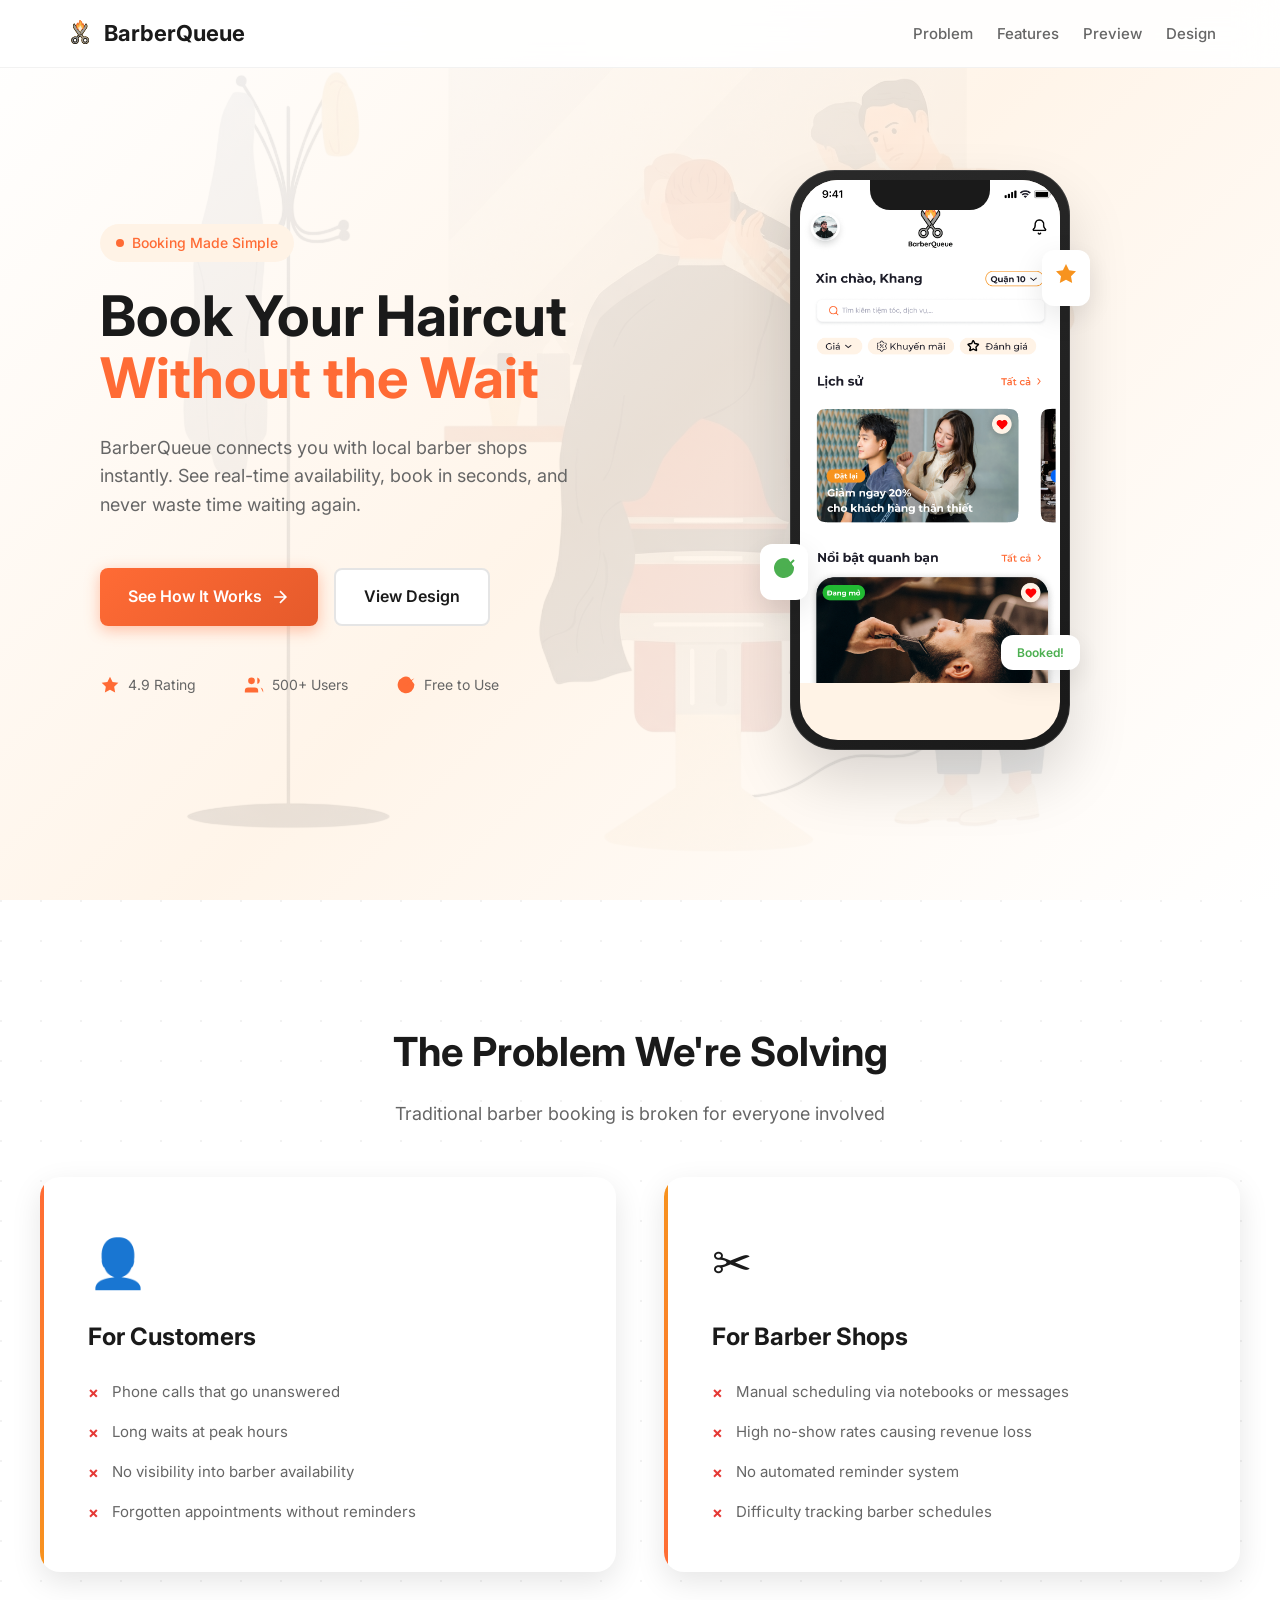
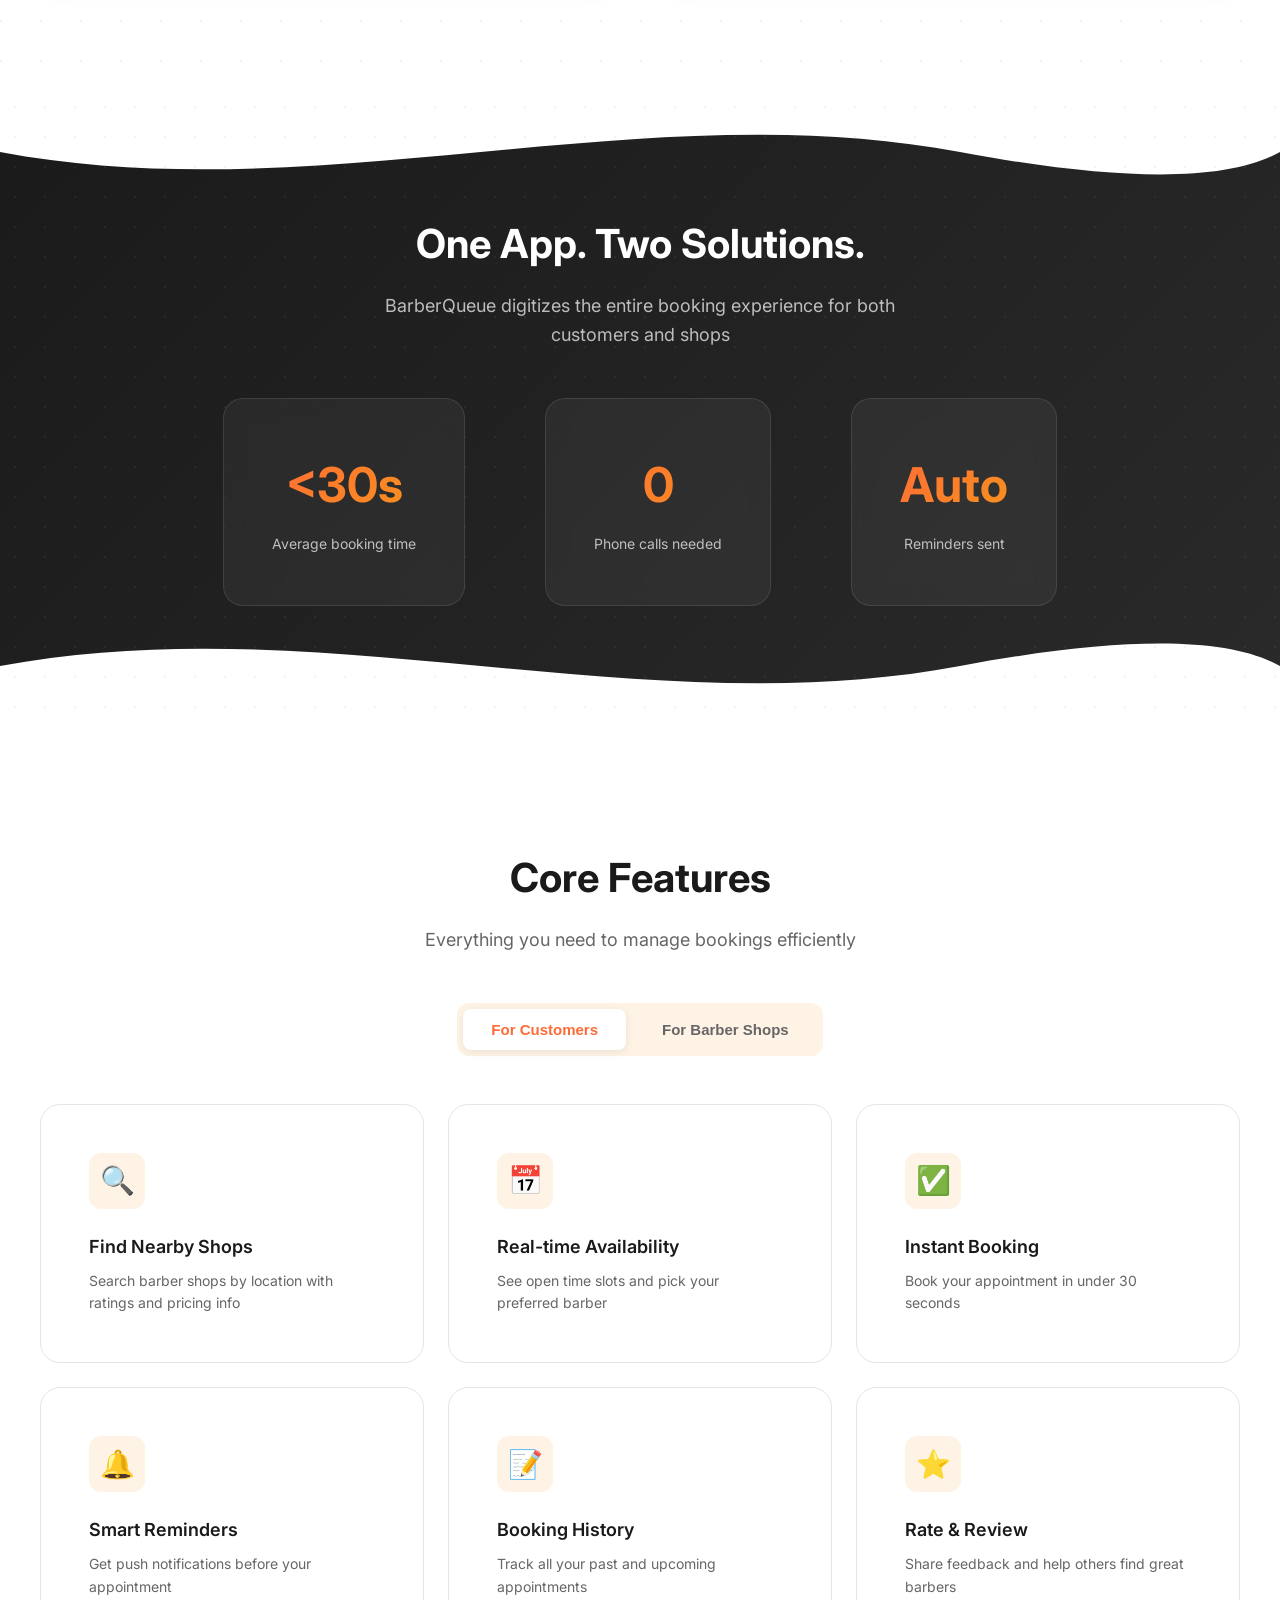
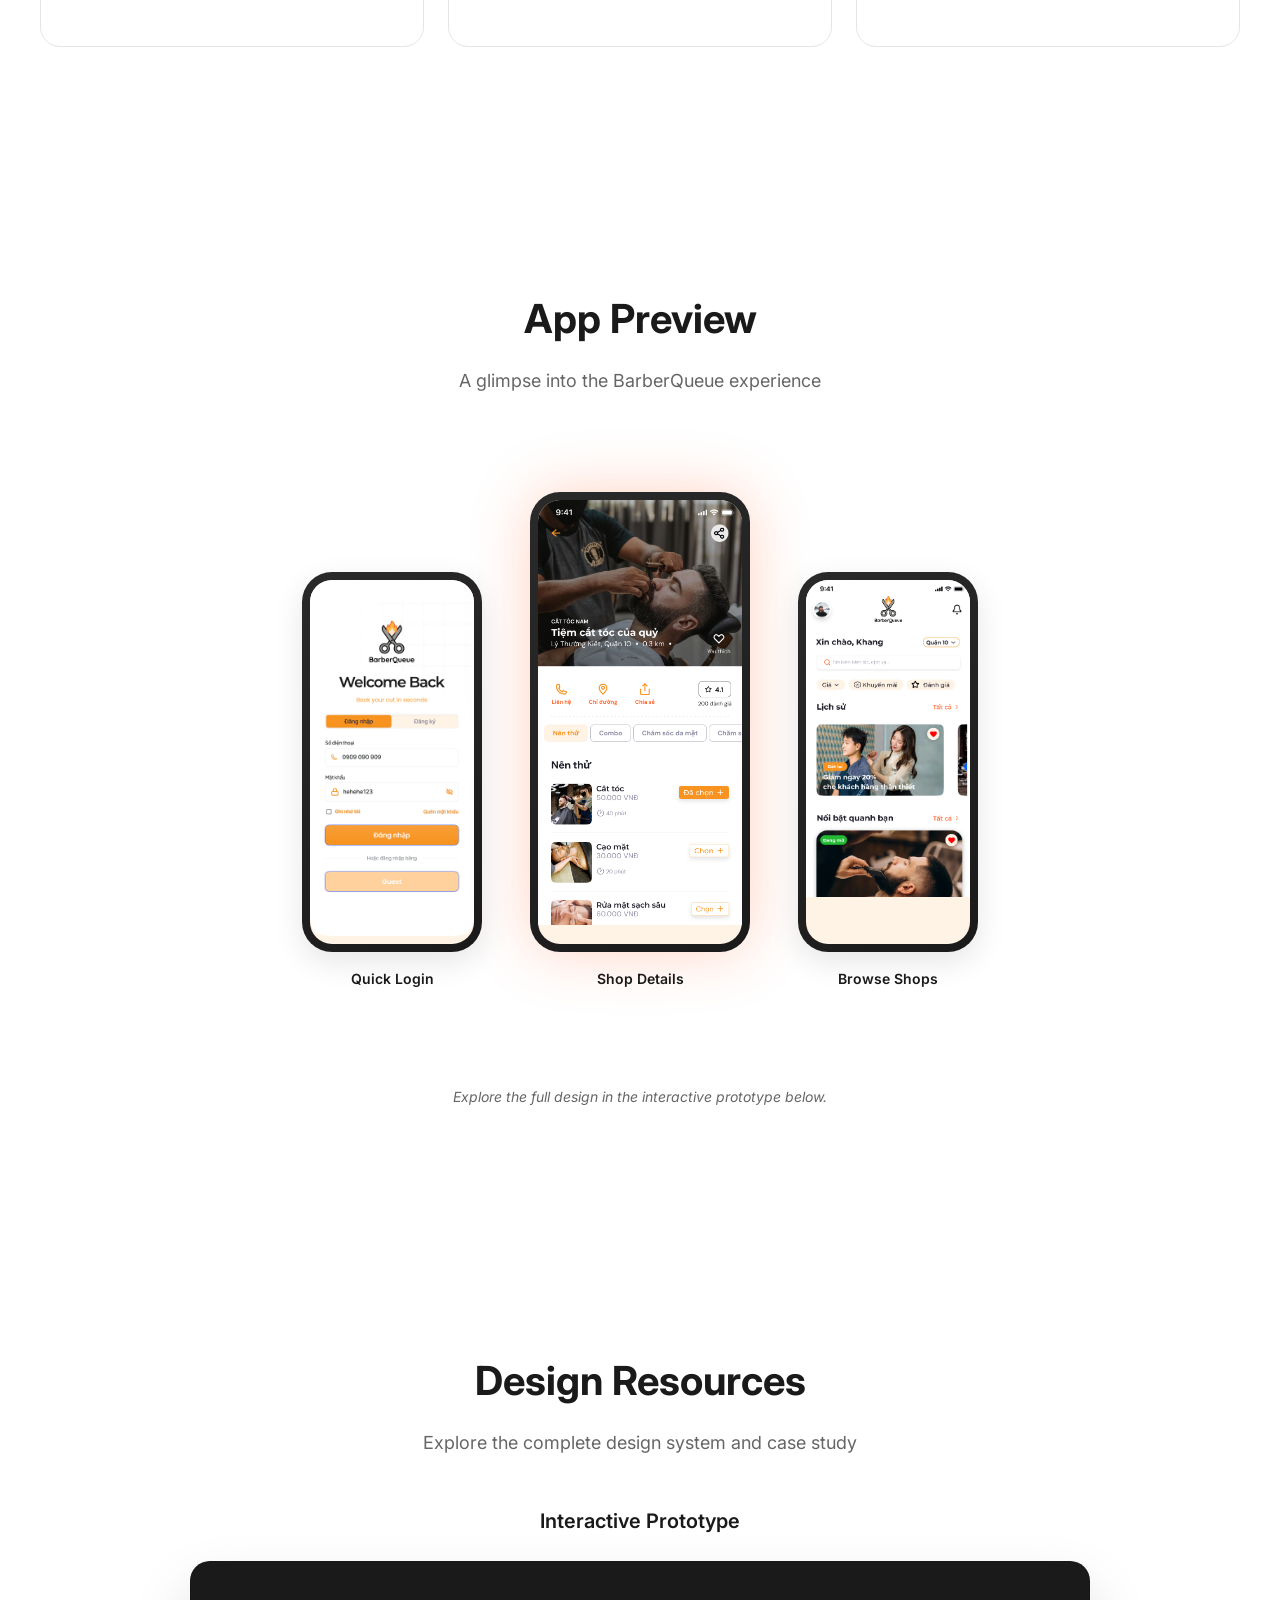
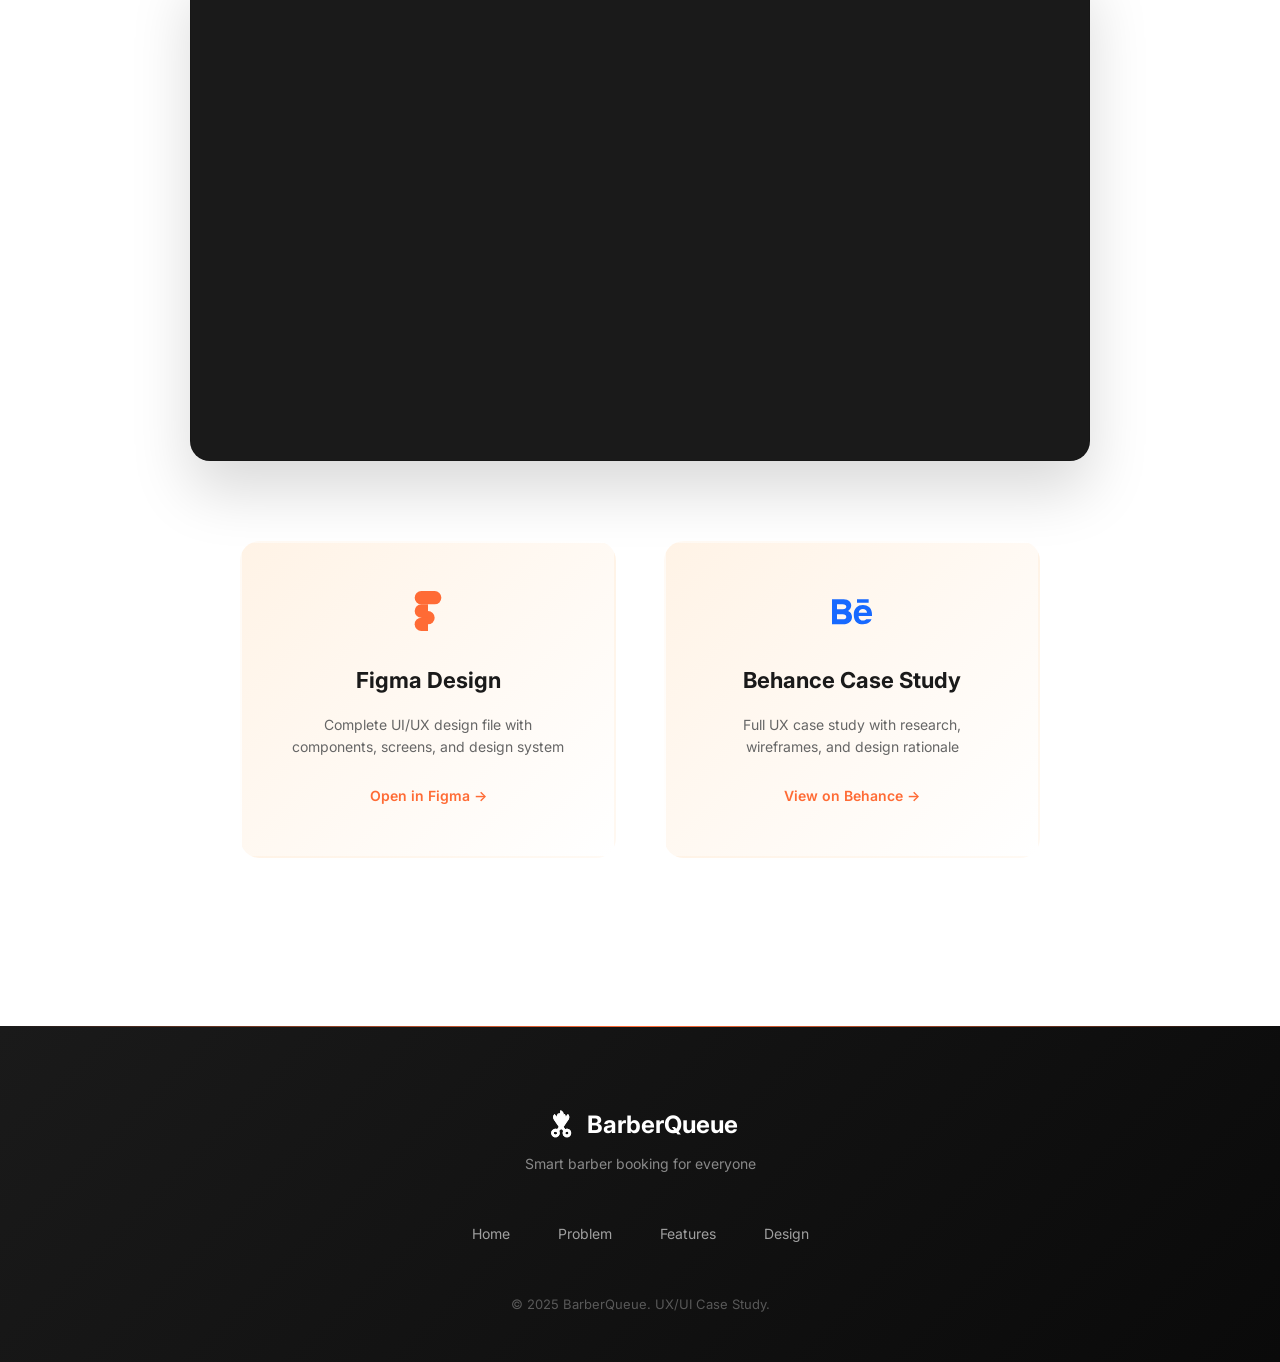
<file: index.html>
<!DOCTYPE html>
<html lang="en">
<head>
  <meta charset="UTF-8">
  <meta name="viewport" content="width=device-width, initial-scale=1.0">
  <meta name="description" content="BarberQueue - Book your haircut instantly. No more waiting, no more phone calls.">
  <title>BarberQueue - Smart Barber Booking</title>
  <link rel="preconnect" href="https://fonts.googleapis.com">
  <link rel="preconnect" href="https://fonts.gstatic.com" crossorigin>
  <link href="https://fonts.googleapis.com/css2?family=Inter:wght@400;500;600;700&display=swap" rel="stylesheet">
  <link rel="stylesheet" href="styles/main.css">
  <link rel="icon" type="image/svg+xml" href="assets/logo_notext.svg">
  <link rel="icon" type="image/png" href="assets/logo_notext.png">
</head>
<body>
  <!-- Navigation -->
  <nav class="nav">
    <div class="nav__container">
      <a href="#" class="nav__logo">
        <img src="assets/logo_notext.svg" alt="BarberQueue" class="nav__logo-icon">
        BarberQueue
      </a>
      <ul class="nav__links">
        <li><a href="#problem">Problem</a></li>
        <li><a href="#features">Features</a></li>
        <li><a href="#preview">Preview</a></li>
        <li><a href="#design">Design</a></li>
      </ul>
    </div>
  </nav>

  <!-- Hero Section -->
  <header class="hero" id="hero">
    <!-- Background image with overlay -->
    <div class="hero__bg">
      <div class="hero__bg-image" style="background-image: url('assets/images/barbershop-background.png');"></div>
      <div class="hero__bg-overlay"></div>
    </div>

    <div class="hero__container">
      <div class="hero__content">
        <div class="hero__badge">
          <span class="hero__badge-dot"></span>
          Booking Made Simple
        </div>
        <h1 class="hero__title">
          Book Your Haircut<br>
          <span class="hero__title--accent">Without the Wait</span>
        </h1>
        <p class="hero__subtitle">
          BarberQueue connects you with local barber shops instantly.
          See real-time availability, book in seconds, and never waste time waiting again.
        </p>
        <div class="hero__cta">
          <a href="#preview" class="btn btn--primary">
            <span>See How It Works</span>
            <svg width="20" height="20" viewBox="0 0 24 24" fill="none" stroke="currentColor" stroke-width="2">
              <path d="M5 12h14M12 5l7 7-7 7"/>
            </svg>
          </a>
          <a href="#design" class="btn btn--secondary">View Design</a>
        </div>

        <!-- Trust indicators -->
        <div class="hero__trust">
          <div class="hero__trust-item">
            <svg width="20" height="20" viewBox="0 0 24 24" fill="currentColor">
              <path d="M12 2l3.09 6.26L22 9.27l-5 4.87 1.18 6.88L12 17.77l-6.18 3.25L7 14.14 2 9.27l6.91-1.01L12 2z"/>
            </svg>
            <span>4.9 Rating</span>
          </div>
          <div class="hero__trust-item">
            <svg width="20" height="20" viewBox="0 0 24 24" fill="currentColor">
              <path d="M17 21v-2a4 4 0 0 0-4-4H5a4 4 0 0 0-4 4v2"/>
              <circle cx="9" cy="7" r="4"/>
              <path d="M23 21v-2a4 4 0 0 0-3-3.87"/>
              <path d="M16 3.13a4 4 0 0 1 0 7.75"/>
            </svg>
            <span>500+ Users</span>
          </div>
          <div class="hero__trust-item">
            <svg width="20" height="20" viewBox="0 0 24 24" fill="currentColor">
              <path d="M22 11.08V12a10 10 0 1 1-5.93-9.14"/>
              <polyline points="22 4 12 14.01 9 11.01"/>
            </svg>
            <span>Free to Use</span>
          </div>
        </div>
      </div>

      <div class="hero__visual">
        <div class="hero__phone-wrapper">
          <!-- Glow effect behind phone -->
          <div class="hero__phone-glow"></div>

          <div class="hero__phone">
            <div class="hero__phone-notch"></div>
            <div class="hero__phone-screen">
              <img src="assets/screenshots/home_screen.png" alt="BarberQueue Home Screen" class="hero__phone-screenshot">
            </div>
          </div>

          <!-- Floating elements -->
          <div class="hero__float hero__float--1">
            <svg width="24" height="24" viewBox="0 0 24 24" fill="currentColor">
              <path d="M12 2l3.09 6.26L22 9.27l-5 4.87 1.18 6.88L12 17.77l-6.18 3.25L7 14.14 2 9.27l6.91-1.01L12 2z"/>
            </svg>
          </div>
          <div class="hero__float hero__float--2">
            <svg width="24" height="24" viewBox="0 0 24 24" fill="currentColor">
              <path d="M22 11.08V12a10 10 0 1 1-5.93-9.14"/>
              <polyline points="22 4 12 14.01 9 11.01" fill="none" stroke="currentColor" stroke-width="2"/>
            </svg>
          </div>
          <div class="hero__float hero__float--3">
            <span>Booked!</span>
          </div>
        </div>
      </div>
    </div>
  </header>

  <!-- Problem Section -->
  <section class="problem" id="problem">
    <div class="problem__bg">
      <div class="problem__pattern"></div>
    </div>
    <div class="problem__container">
      <h2 class="section__title">The Problem We're Solving</h2>
      <p class="section__subtitle">
        Traditional barber booking is broken for everyone involved
      </p>

      <div class="problem__grid">
        <div class="problem__card problem__card--customer">
          <div class="problem__icon">&#128100;</div>
          <h3>For Customers</h3>
          <ul class="problem__list">
            <li>Phone calls that go unanswered</li>
            <li>Long waits at peak hours</li>
            <li>No visibility into barber availability</li>
            <li>Forgotten appointments without reminders</li>
          </ul>
        </div>

        <div class="problem__card problem__card--shop">
          <div class="problem__icon">&#9986;</div>
          <h3>For Barber Shops</h3>
          <ul class="problem__list">
            <li>Manual scheduling via notebooks or messages</li>
            <li>High no-show rates causing revenue loss</li>
            <li>No automated reminder system</li>
            <li>Difficulty tracking barber schedules</li>
          </ul>
        </div>
      </div>
    </div>
  </section>

  <!-- Solution Section -->
  <section class="solution">
    <div class="solution__bg">
      <div class="solution__wave solution__wave--top">
        <svg viewBox="0 0 1440 120" preserveAspectRatio="none">
          <path d="M0,60 C360,120 720,0 1080,60 C1260,90 1380,90 1440,60 L1440,0 L0,0 Z" fill="var(--white)"/>
        </svg>
      </div>
      <div class="solution__wave solution__wave--bottom">
        <svg viewBox="0 0 1440 120" preserveAspectRatio="none">
          <path d="M0,60 C360,0 720,120 1080,60 C1260,30 1380,30 1440,60 L1440,120 L0,120 Z" fill="var(--white)"/>
        </svg>
      </div>
      <div class="solution__particles"></div>
    </div>
    <div class="solution__container">
      <div class="solution__content">
        <h2 class="section__title">One App. Two Solutions.</h2>
        <p class="section__subtitle">
          BarberQueue digitizes the entire booking experience for both customers and shops
        </p>

        <div class="solution__stats">
          <div class="solution__stat">
            <span class="solution__stat-number">&lt;30s</span>
            <span class="solution__stat-label">Average booking time</span>
          </div>
          <div class="solution__stat">
            <span class="solution__stat-number">0</span>
            <span class="solution__stat-label">Phone calls needed</span>
          </div>
          <div class="solution__stat">
            <span class="solution__stat-number">Auto</span>
            <span class="solution__stat-label">Reminders sent</span>
          </div>
        </div>
      </div>
    </div>
  </section>

  <!-- Features Section -->
  <section class="features" id="features">
    <div class="features__container">
      <h2 class="section__title">Core Features</h2>
      <p class="section__subtitle">Everything you need to manage bookings efficiently</p>

      <div class="features__tabs">
        <button class="features__tab features__tab--active" data-tab="customer">
          For Customers
        </button>
        <button class="features__tab" data-tab="shop">
          For Barber Shops
        </button>
      </div>

      <div class="features__content">
        <!-- Customer Features -->
        <div class="features__panel features__panel--active" id="panel-customer">
          <div class="features__grid">
            <div class="feature-card">
              <div class="feature-card__icon">&#128269;</div>
              <h4 class="feature-card__title">Find Nearby Shops</h4>
              <p class="feature-card__desc">Search barber shops by location with ratings and pricing info</p>
            </div>
            <div class="feature-card">
              <div class="feature-card__icon">&#128197;</div>
              <h4 class="feature-card__title">Real-time Availability</h4>
              <p class="feature-card__desc">See open time slots and pick your preferred barber</p>
            </div>
            <div class="feature-card">
              <div class="feature-card__icon">&#9989;</div>
              <h4 class="feature-card__title">Instant Booking</h4>
              <p class="feature-card__desc">Book your appointment in under 30 seconds</p>
            </div>
            <div class="feature-card">
              <div class="feature-card__icon">&#128276;</div>
              <h4 class="feature-card__title">Smart Reminders</h4>
              <p class="feature-card__desc">Get push notifications before your appointment</p>
            </div>
            <div class="feature-card">
              <div class="feature-card__icon">&#128221;</div>
              <h4 class="feature-card__title">Booking History</h4>
              <p class="feature-card__desc">Track all your past and upcoming appointments</p>
            </div>
            <div class="feature-card">
              <div class="feature-card__icon">&#11088;</div>
              <h4 class="feature-card__title">Rate & Review</h4>
              <p class="feature-card__desc">Share feedback and help others find great barbers</p>
            </div>
          </div>
        </div>

        <!-- Shop Features -->
        <div class="features__panel" id="panel-shop">
          <div class="features__grid">
            <div class="feature-card">
              <div class="feature-card__icon">&#127978;</div>
              <h4 class="feature-card__title">Shop Profile</h4>
              <p class="feature-card__desc">Showcase your services, pricing, and photos</p>
            </div>
            <div class="feature-card">
              <div class="feature-card__icon">&#128197;</div>
              <h4 class="feature-card__title">Schedule Management</h4>
              <p class="feature-card__desc">View daily/weekly calendar with all appointments</p>
            </div>
            <div class="feature-card">
              <div class="feature-card__icon">&#128101;</div>
              <h4 class="feature-card__title">Staff Scheduling</h4>
              <p class="feature-card__desc">Manage individual barber availability and breaks</p>
            </div>
            <div class="feature-card">
              <div class="feature-card__icon">&#128276;</div>
              <h4 class="feature-card__title">Auto Notifications</h4>
              <p class="feature-card__desc">Automated reminders reduce no-shows significantly</p>
            </div>
            <div class="feature-card">
              <div class="feature-card__icon">&#128203;</div>
              <h4 class="feature-card__title">Customer List</h4>
              <p class="feature-card__desc">Track customer history and preferences</p>
            </div>
            <div class="feature-card">
              <div class="feature-card__icon">&#9940;</div>
              <h4 class="feature-card__title">Block Time Slots</h4>
              <p class="feature-card__desc">Easily mark unavailable times for breaks or holidays</p>
            </div>
          </div>
        </div>
      </div>
    </div>
  </section>

  <!-- App Preview Section -->
  <section class="preview" id="preview">
    <div class="preview__container">
      <h2 class="section__title">App Preview</h2>
      <p class="section__subtitle">A glimpse into the BarberQueue experience</p>

      <div class="preview__gallery">
        <div class="preview__phone">
          <div class="preview__screen">
            <img src="assets/screenshots/login_screen.png" alt="Login Screen" class="preview__screenshot">
          </div>
          <p class="preview__label">Quick Login</p>
        </div>

        <div class="preview__phone preview__phone--featured">
          <div class="preview__screen">
            <img src="assets/screenshots/shop_details.png" alt="Shop Details" class="preview__screenshot">
          </div>
          <p class="preview__label">Shop Details</p>
        </div>

        <div class="preview__phone">
          <div class="preview__screen">
            <img src="assets/screenshots/home_screen.png" alt="Home Screen" class="preview__screenshot">
          </div>
          <p class="preview__label">Browse Shops</p>
        </div>
      </div>

      <p class="preview__note">
        Explore the full design in the interactive prototype below.
      </p>
    </div>
  </section>

  <!-- Design Links Section -->
  <section class="design" id="design">
    <div class="design__container">
      <h2 class="section__title">Design Resources</h2>
      <p class="section__subtitle">Explore the complete design system and case study</p>

      <!-- Figma Prototype Embed -->
      <div class="design__prototype">
        <h3 class="design__prototype-title">Interactive Prototype</h3>
        <div class="design__prototype-wrapper">
          <iframe
            style="border: 1px solid rgba(0, 0, 0, 0.1);"
            width="100%"
            height="500"
            src="https://embed.figma.com/proto/Rsqjz1t4QDmF2DXvJxC5Mb/BARBERQUEUE-UI-DESIGN?node-id=2674-5571&p=f&scaling=min-zoom&content-scaling=fixed&page-id=439%3A8833&starting-point-node-id=439%3A17479&embed-host=share"
            allowfullscreen>
          </iframe>
        </div>
      </div>

      <div class="design__cards">
        <a href="https://www.figma.com/design/Rsqjz1t4QDmF2DXvJxC5Mb/BARBERQUEUE-UI-DESIGN?node-id=439-8833&t=RLkQkSLPujvmvxU8-1" class="design-card" target="_blank" rel="noopener noreferrer">
          <div class="design-card__icon">
            <svg viewBox="0 0 38 57" fill="currentColor" width="40" height="40">
              <path d="M19 28.5a9.5 9.5 0 1 1 0 19 9.5 9.5 0 0 1 0-19z"/>
              <path d="M0 47.5A9.5 9.5 0 0 0 9.5 57H19V47.5a9.5 9.5 0 0 0-19 0z"/>
              <path d="M0 28.5A9.5 9.5 0 0 1 9.5 19H19v19H9.5A9.5 9.5 0 0 1 0 28.5z"/>
              <path d="M0 9.5A9.5 9.5 0 0 0 9.5 19H19V0H9.5A9.5 9.5 0 0 0 0 9.5z"/>
              <path d="M19 0v19h9.5a9.5 9.5 0 0 0 0-19H19z"/>
            </svg>
          </div>
          <h3 class="design-card__title">Figma Design</h3>
          <p class="design-card__desc">
            Complete UI/UX design file with components, screens, and design system
          </p>
          <span class="design-card__link">Open in Figma &rarr;</span>
        </a>

        <a href="https://www.behance.net/gallery/240481995/BarberQueue" class="design-card" target="_blank" rel="noopener noreferrer">
          <div class="design-card__icon design-card__icon--behance">
            <svg viewBox="0 0 24 24" fill="currentColor" width="40" height="40">
              <path d="M22 7h-7V5h7v2zm1.726 10c-.442 1.297-2.029 3-5.101 3-3.074 0-5.564-1.729-5.564-5.675 0-3.91 2.325-5.92 5.466-5.92 3.082 0 4.964 1.782 5.375 4.426.078.506.109 1.188.095 2.14H15.97c.13 3.211 3.483 3.312 4.588 2.029h3.168zm-7.686-4h4.965c-.105-1.547-1.136-2.219-2.477-2.219-1.466 0-2.277.768-2.488 2.219zm-9.574 6.988H0V5.021h6.953c5.476.081 5.58 5.444 2.72 6.906 3.461 1.26 3.577 8.061-3.207 8.061zM3 11h3.584c2.508 0 2.906-3-.312-3H3v3zm3.391 3H3v3.016h3.341c3.055 0 2.868-3.016.05-3.016z"/>
            </svg>
          </div>
          <h3 class="design-card__title">Behance Case Study</h3>
          <p class="design-card__desc">
            Full UX case study with research, wireframes, and design rationale
          </p>
          <span class="design-card__link">View on Behance &rarr;</span>
        </a>
      </div>
    </div>
  </section>

  <!-- Footer -->
  <footer class="footer">
    <div class="footer__container">
      <div class="footer__brand">
        <div class="footer__logo">
          <img src="assets/logo_notext.svg" alt="BarberQueue" class="footer__logo-icon">
          <span>BarberQueue</span>
        </div>
        <p class="footer__tagline">Smart barber booking for everyone</p>
      </div>

      <div class="footer__links">
        <a href="#hero">Home</a>
        <a href="#problem">Problem</a>
        <a href="#features">Features</a>
        <a href="#design">Design</a>
      </div>

      <p class="footer__copy">
        &copy; 2025 BarberQueue. UX/UI Case Study.
      </p>
    </div>
  </footer>

  <script src="scripts/main.js"></script>
</body>
</html>
</file>
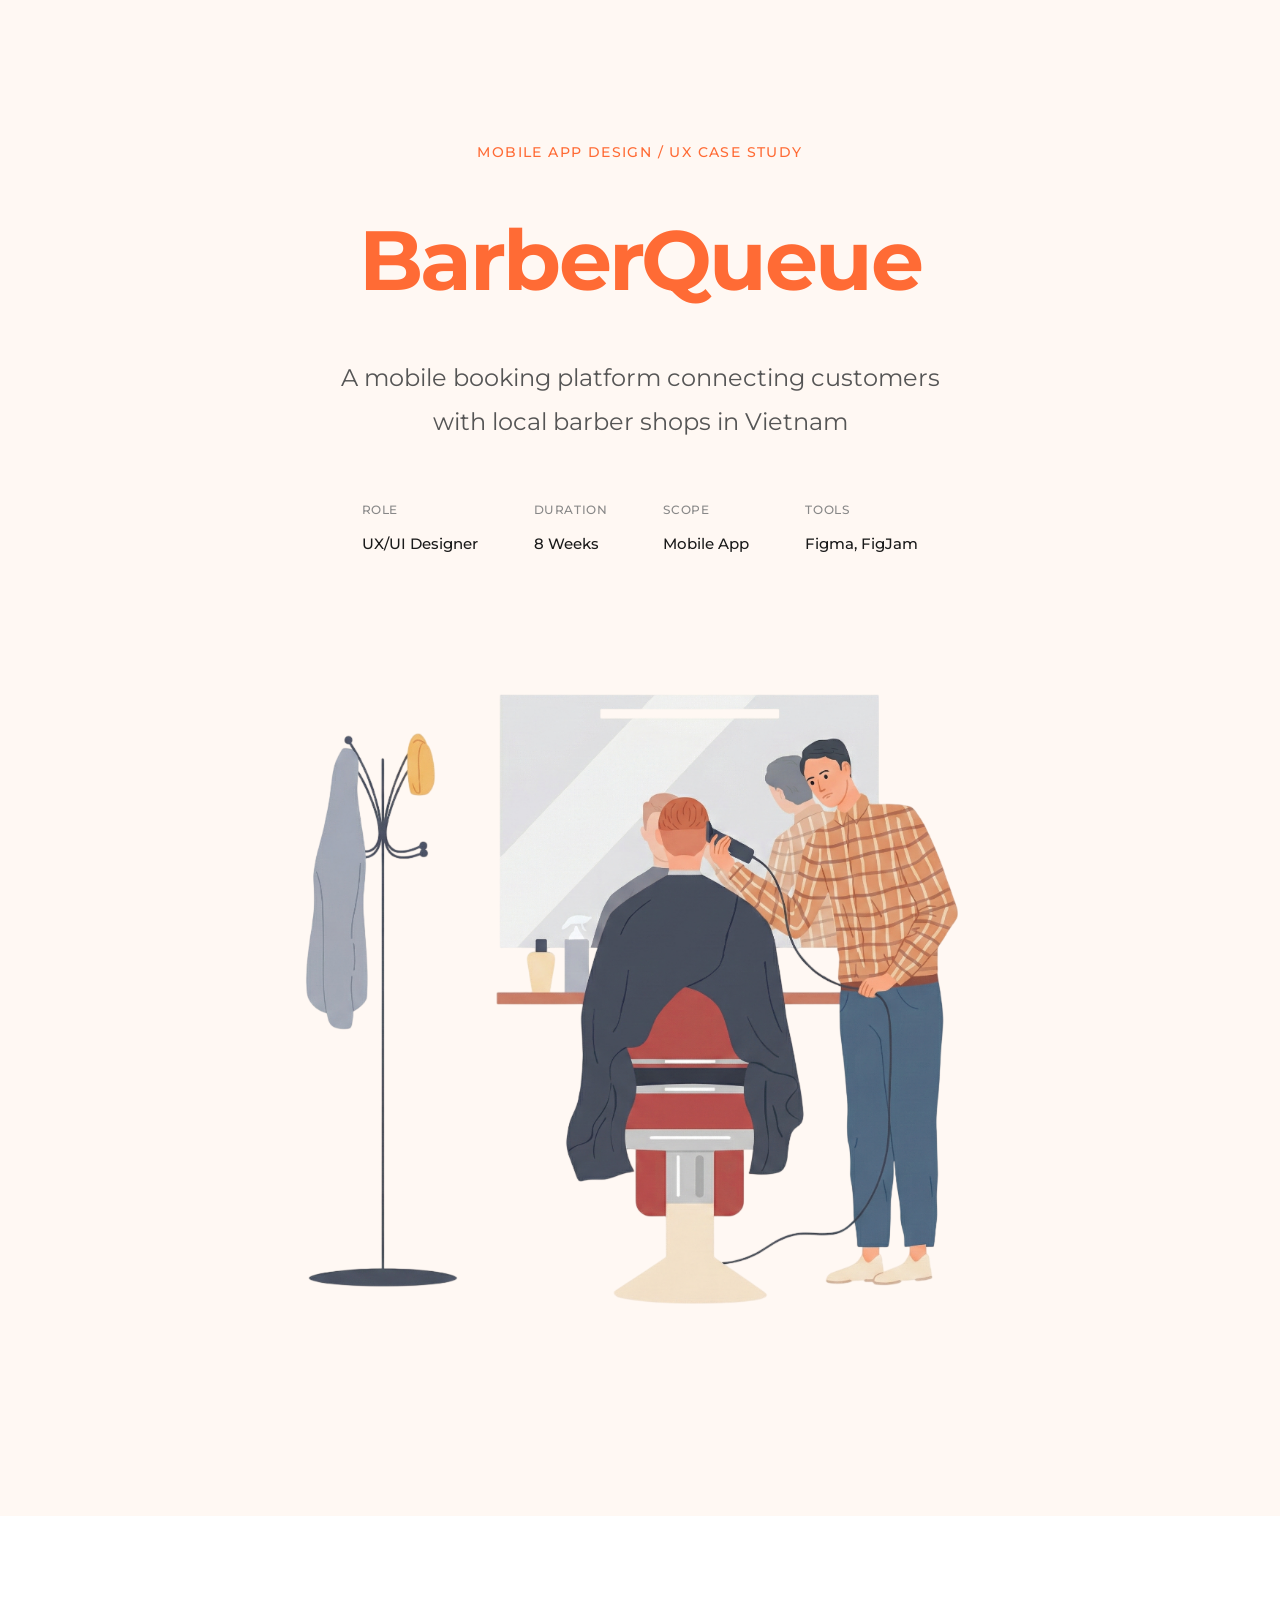
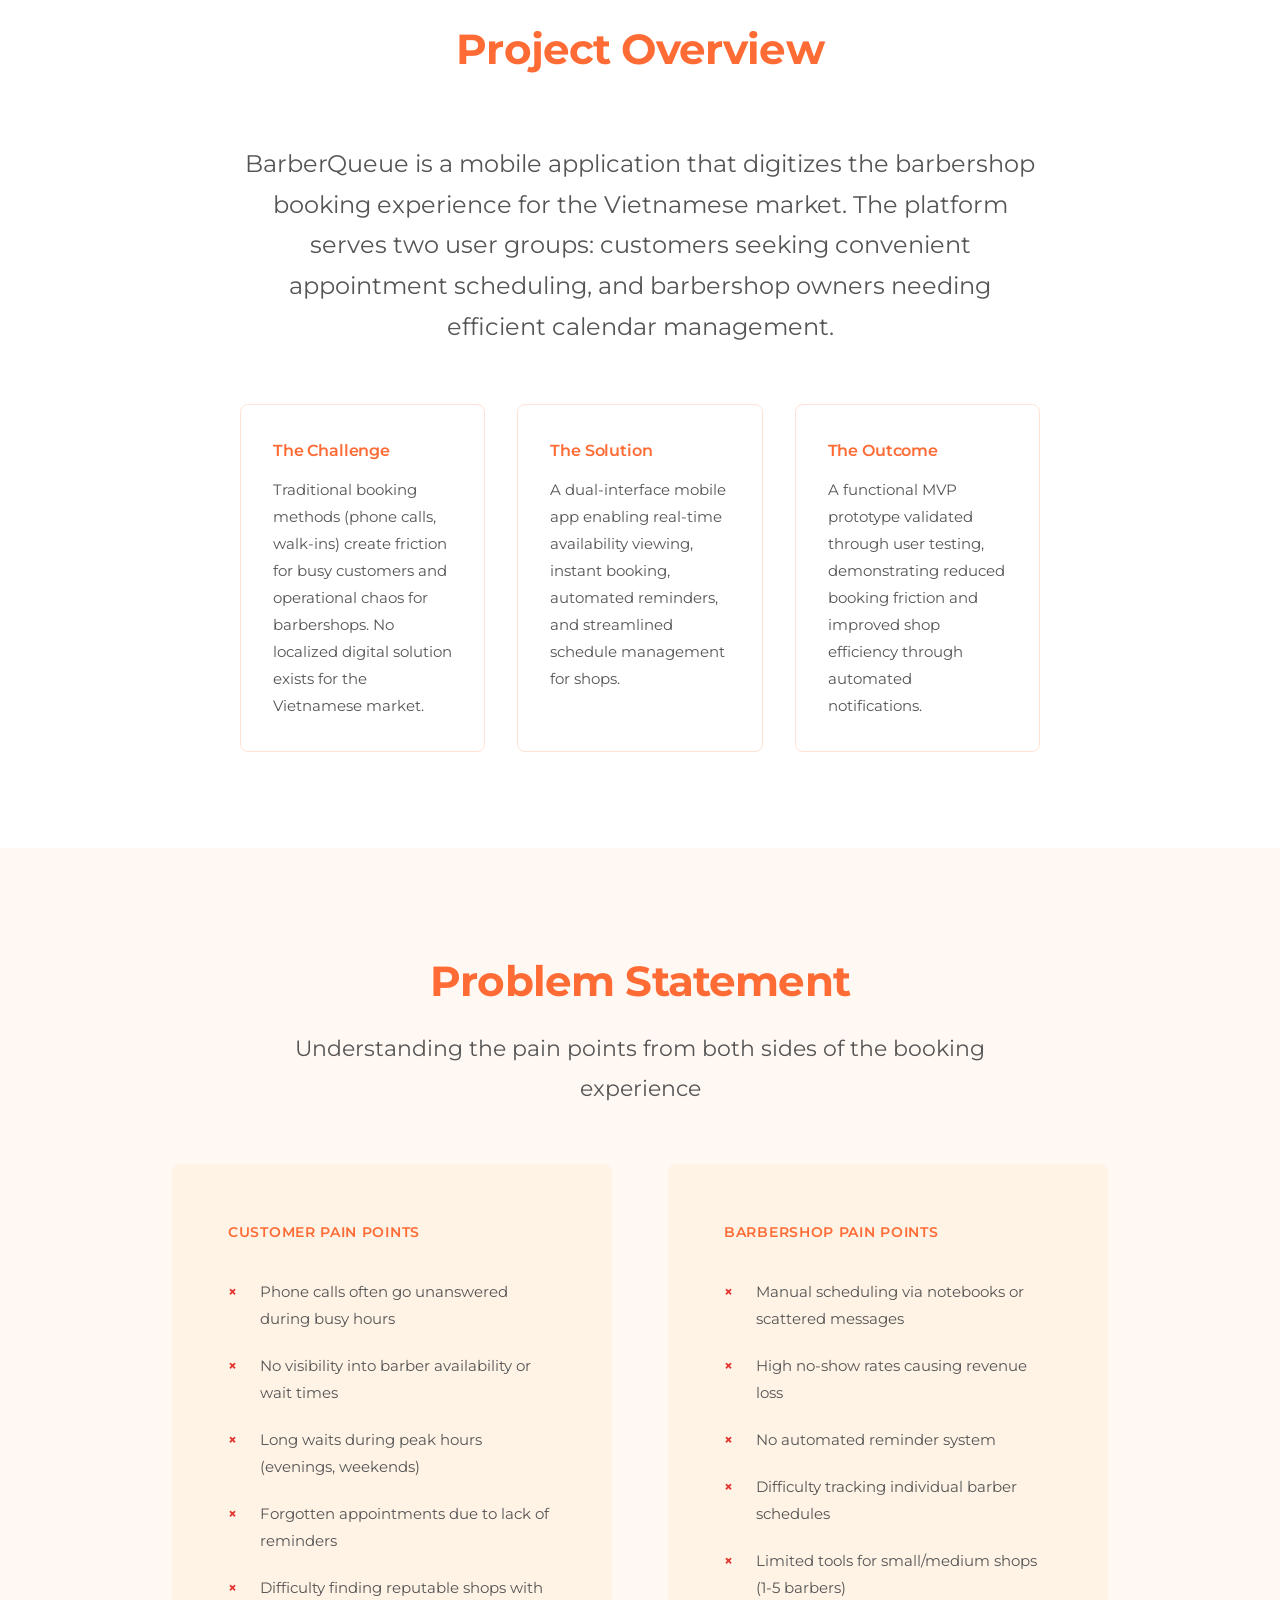
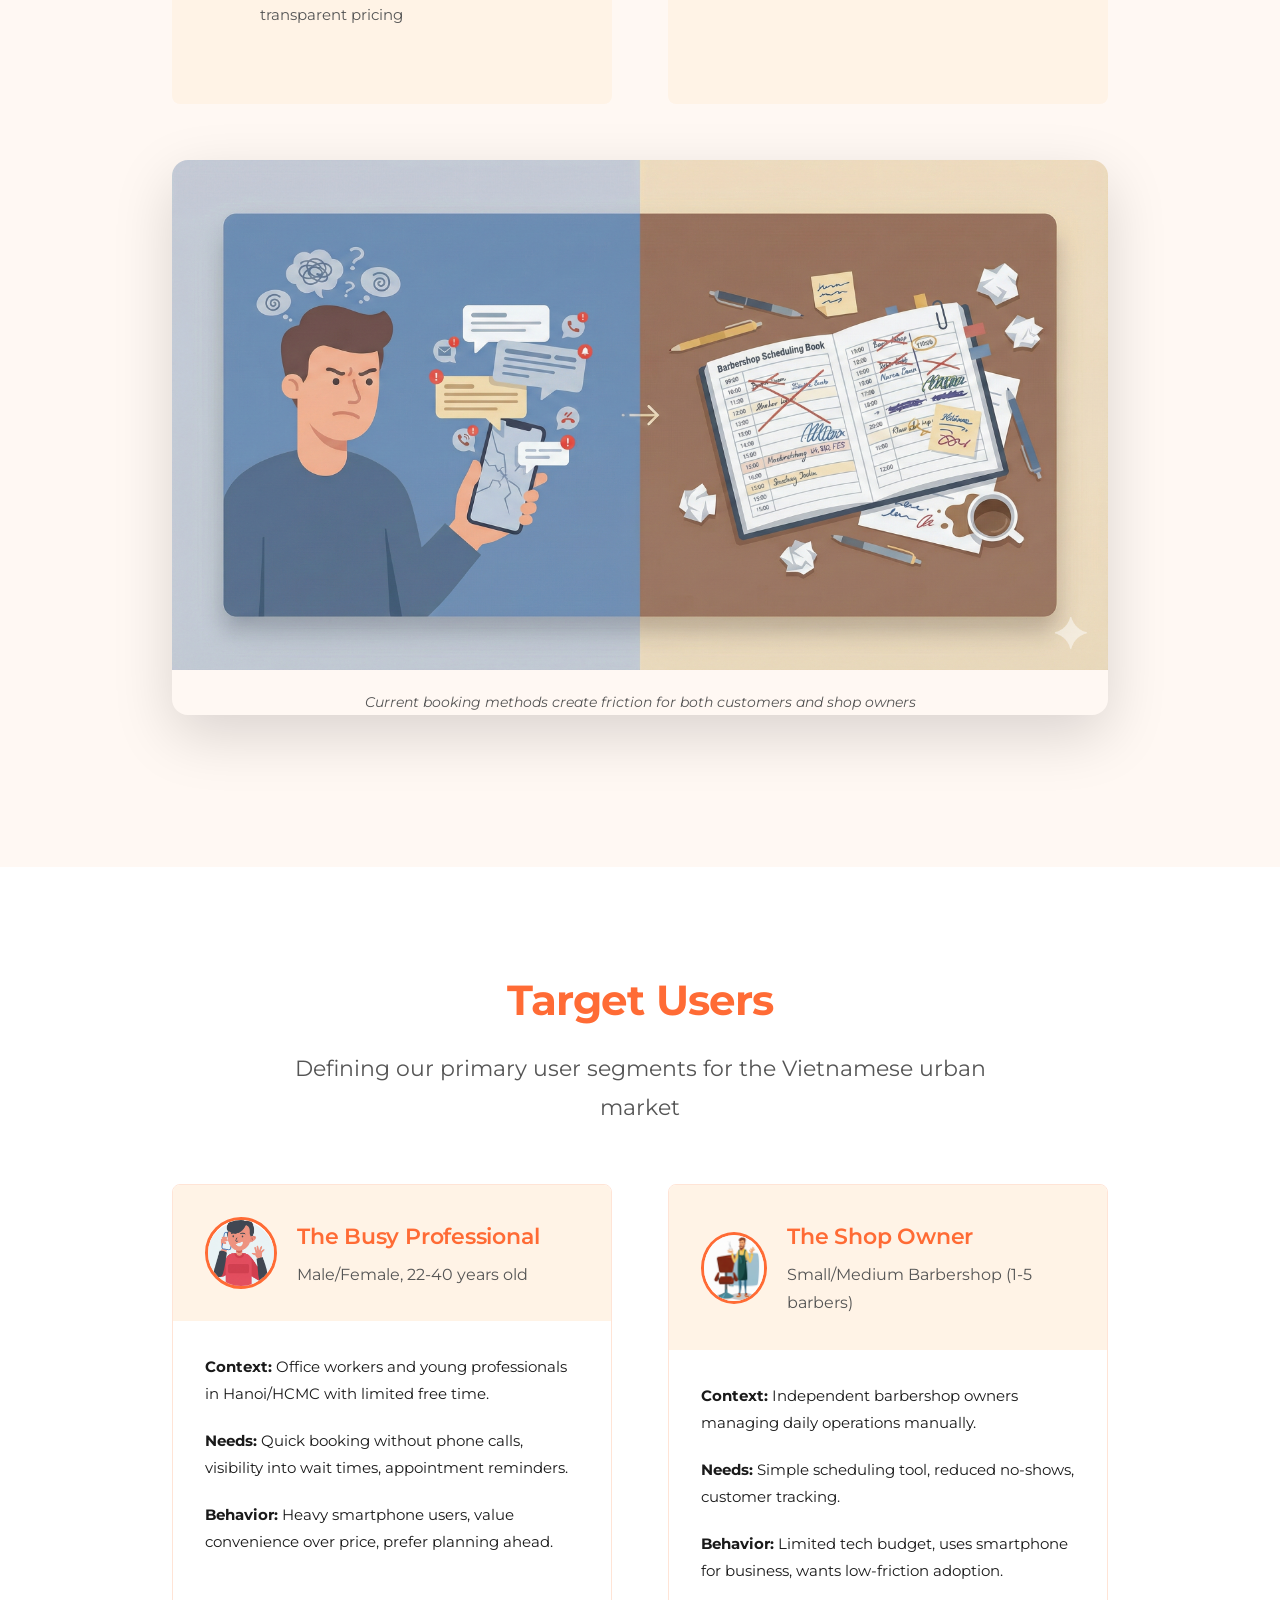
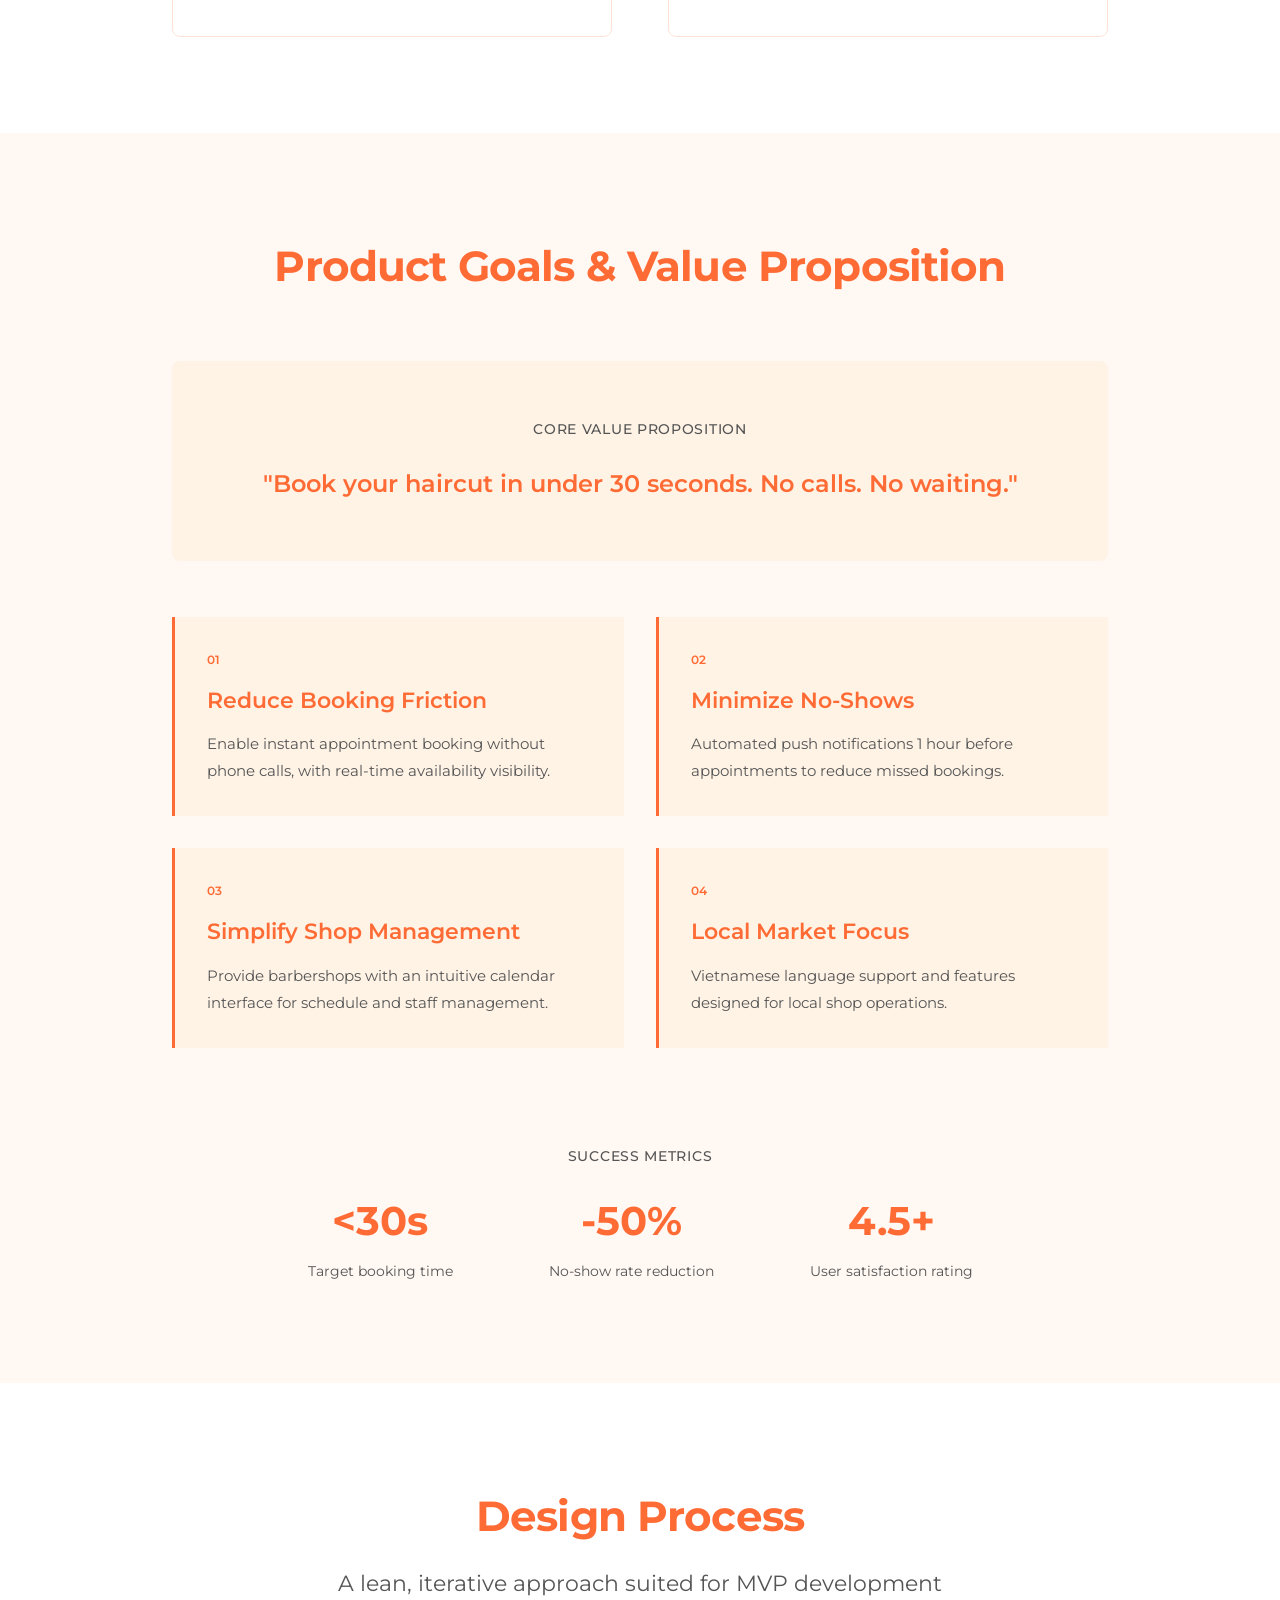
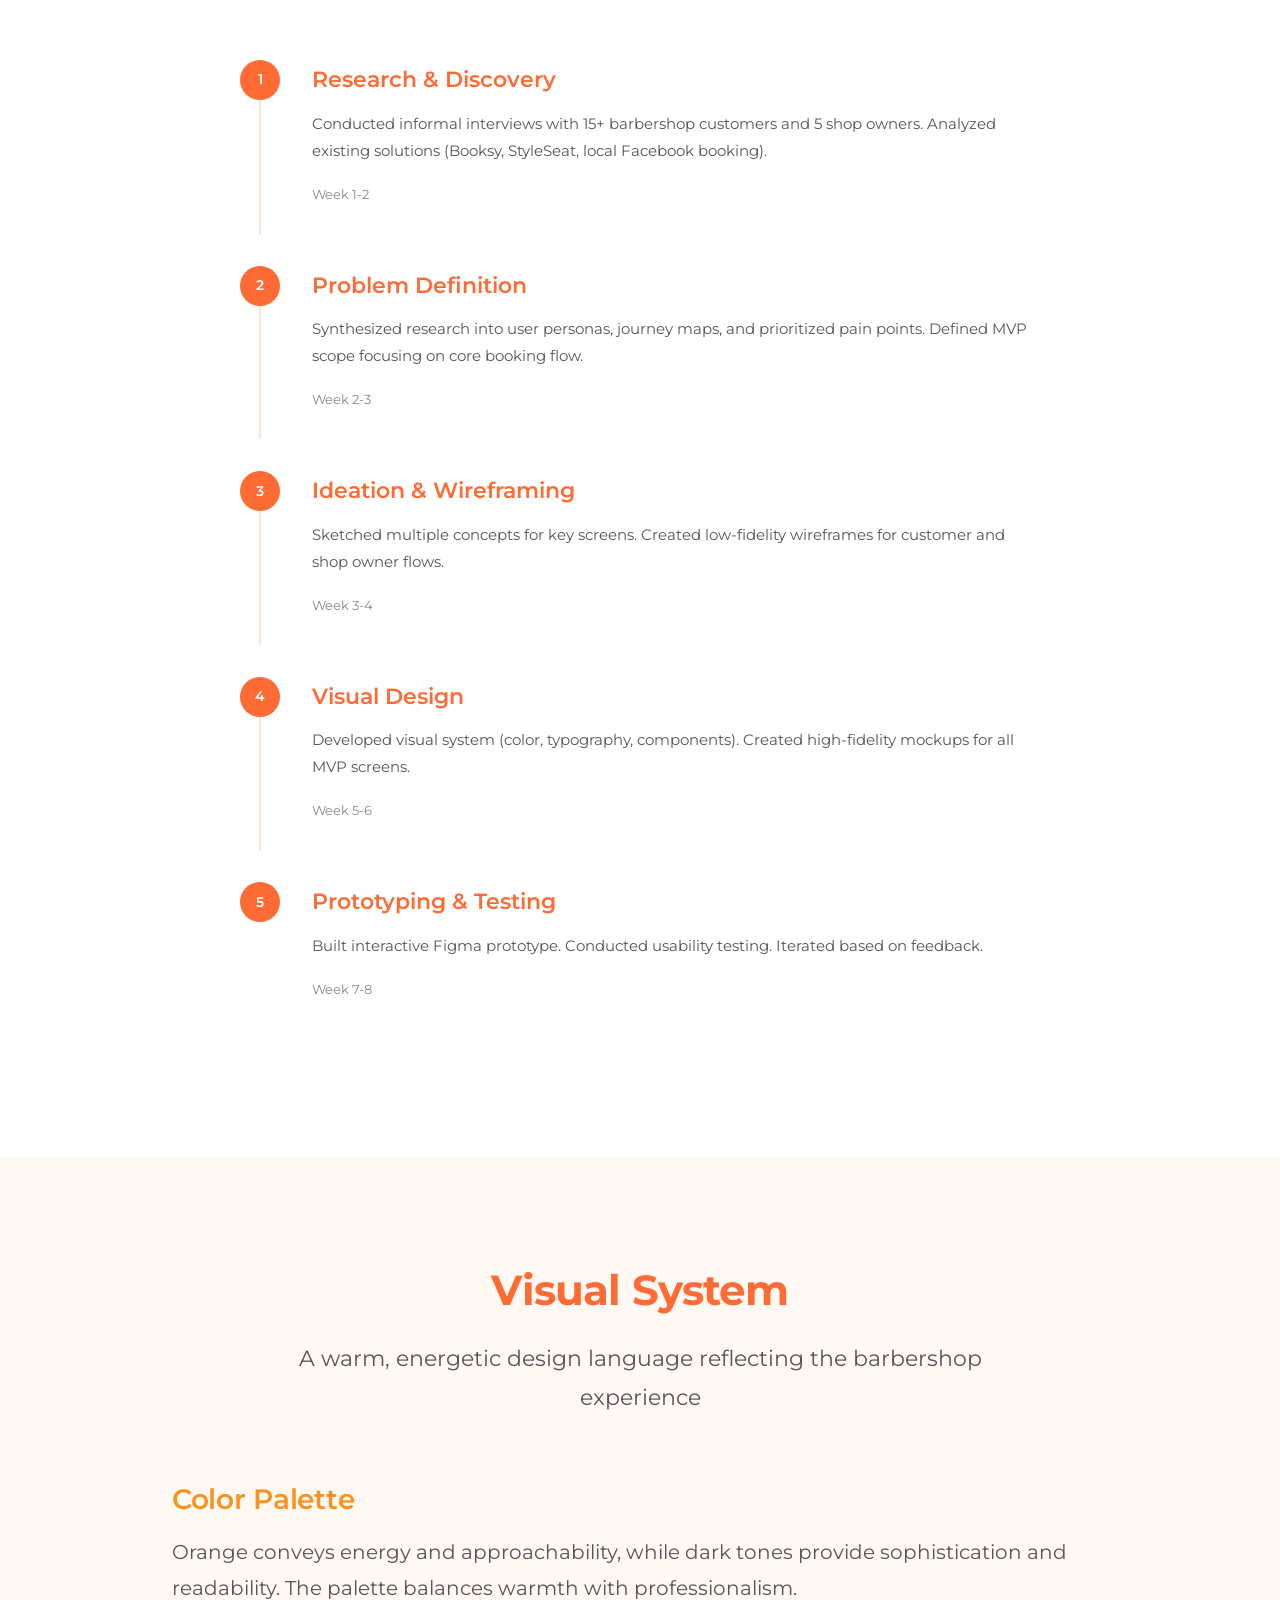
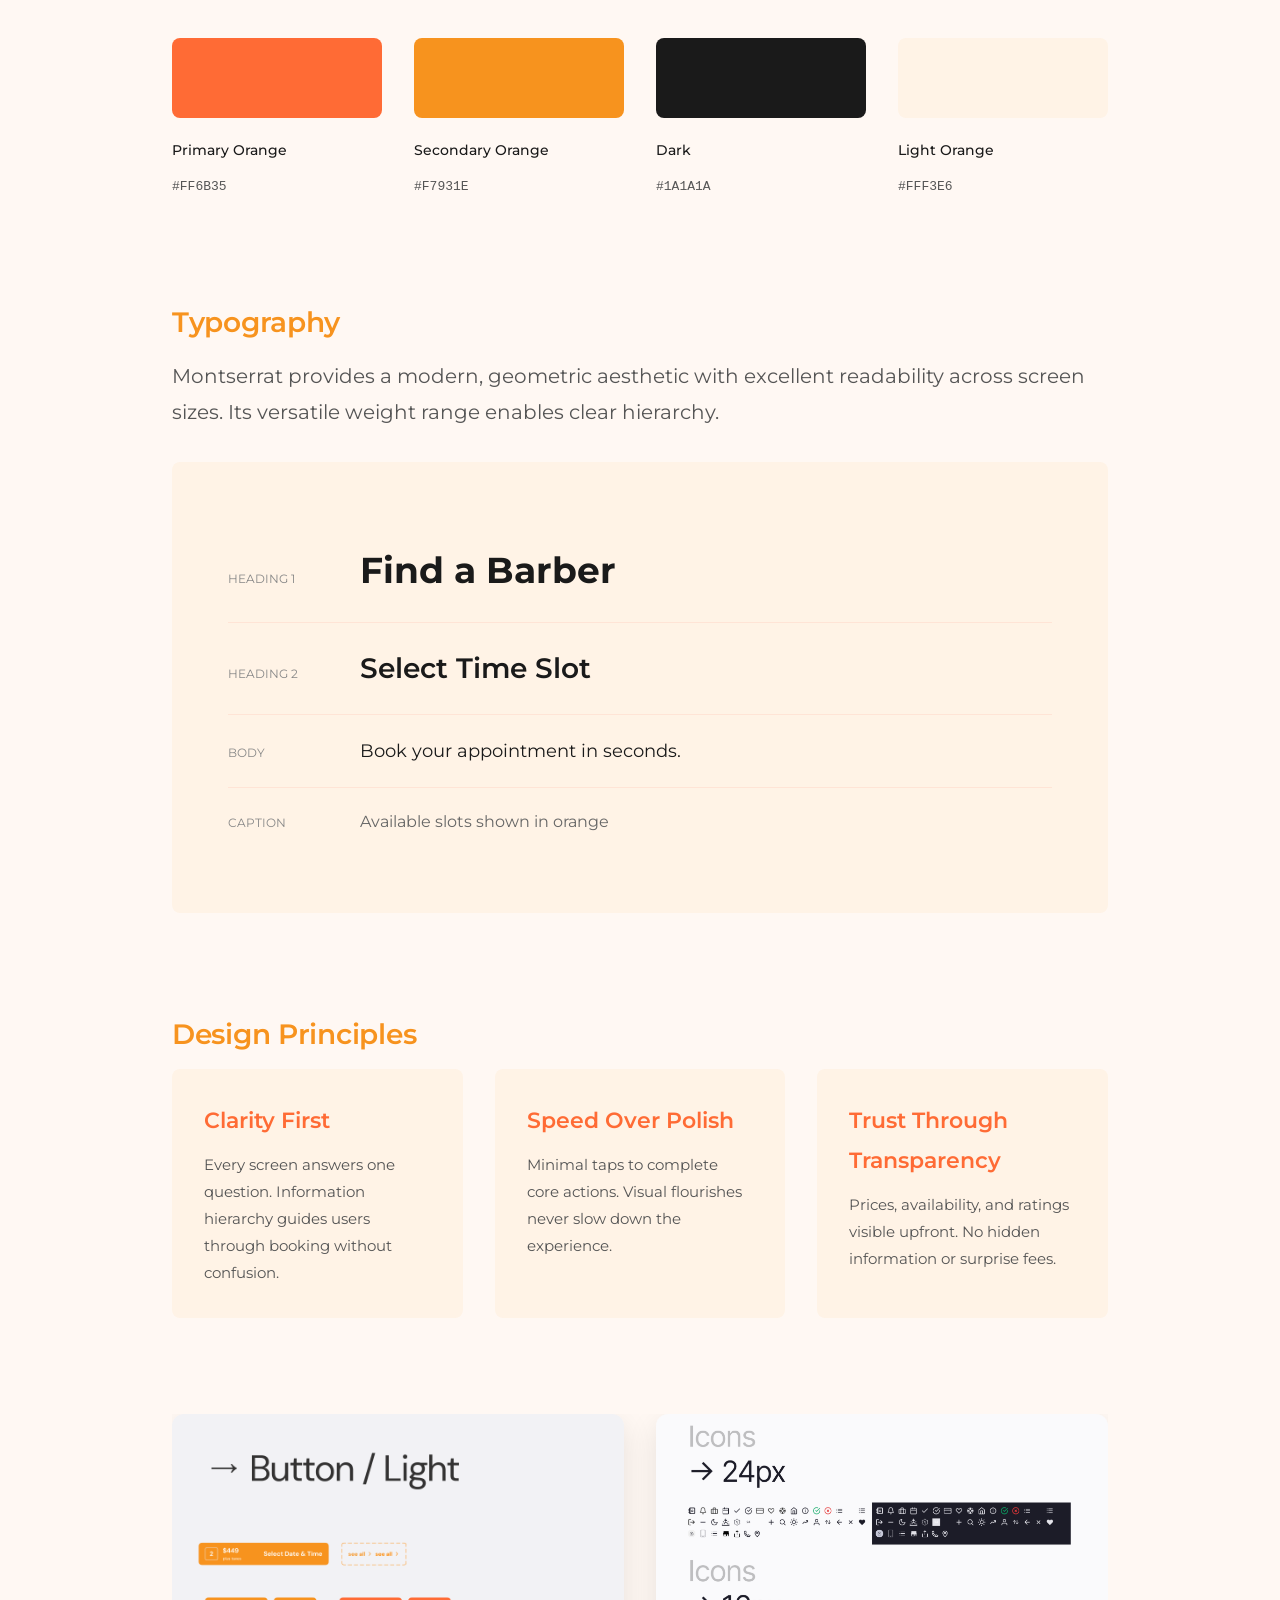
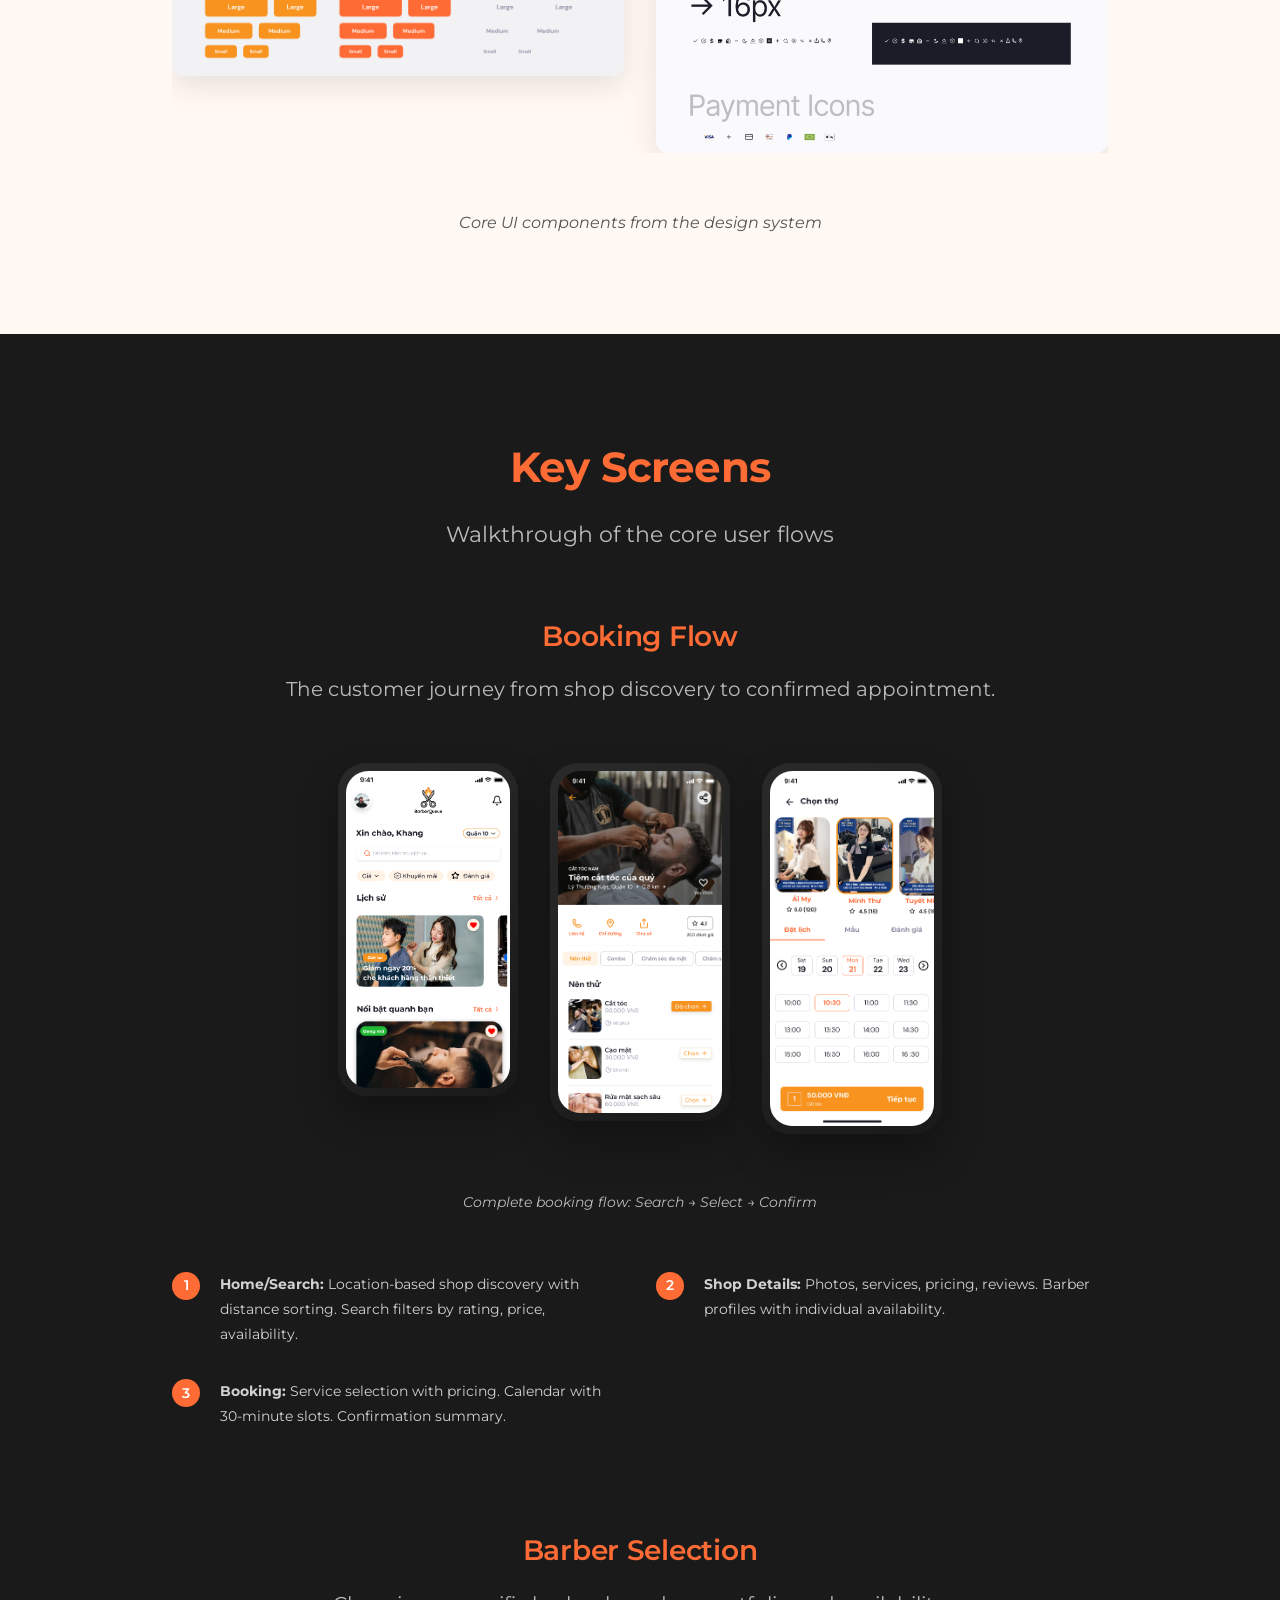
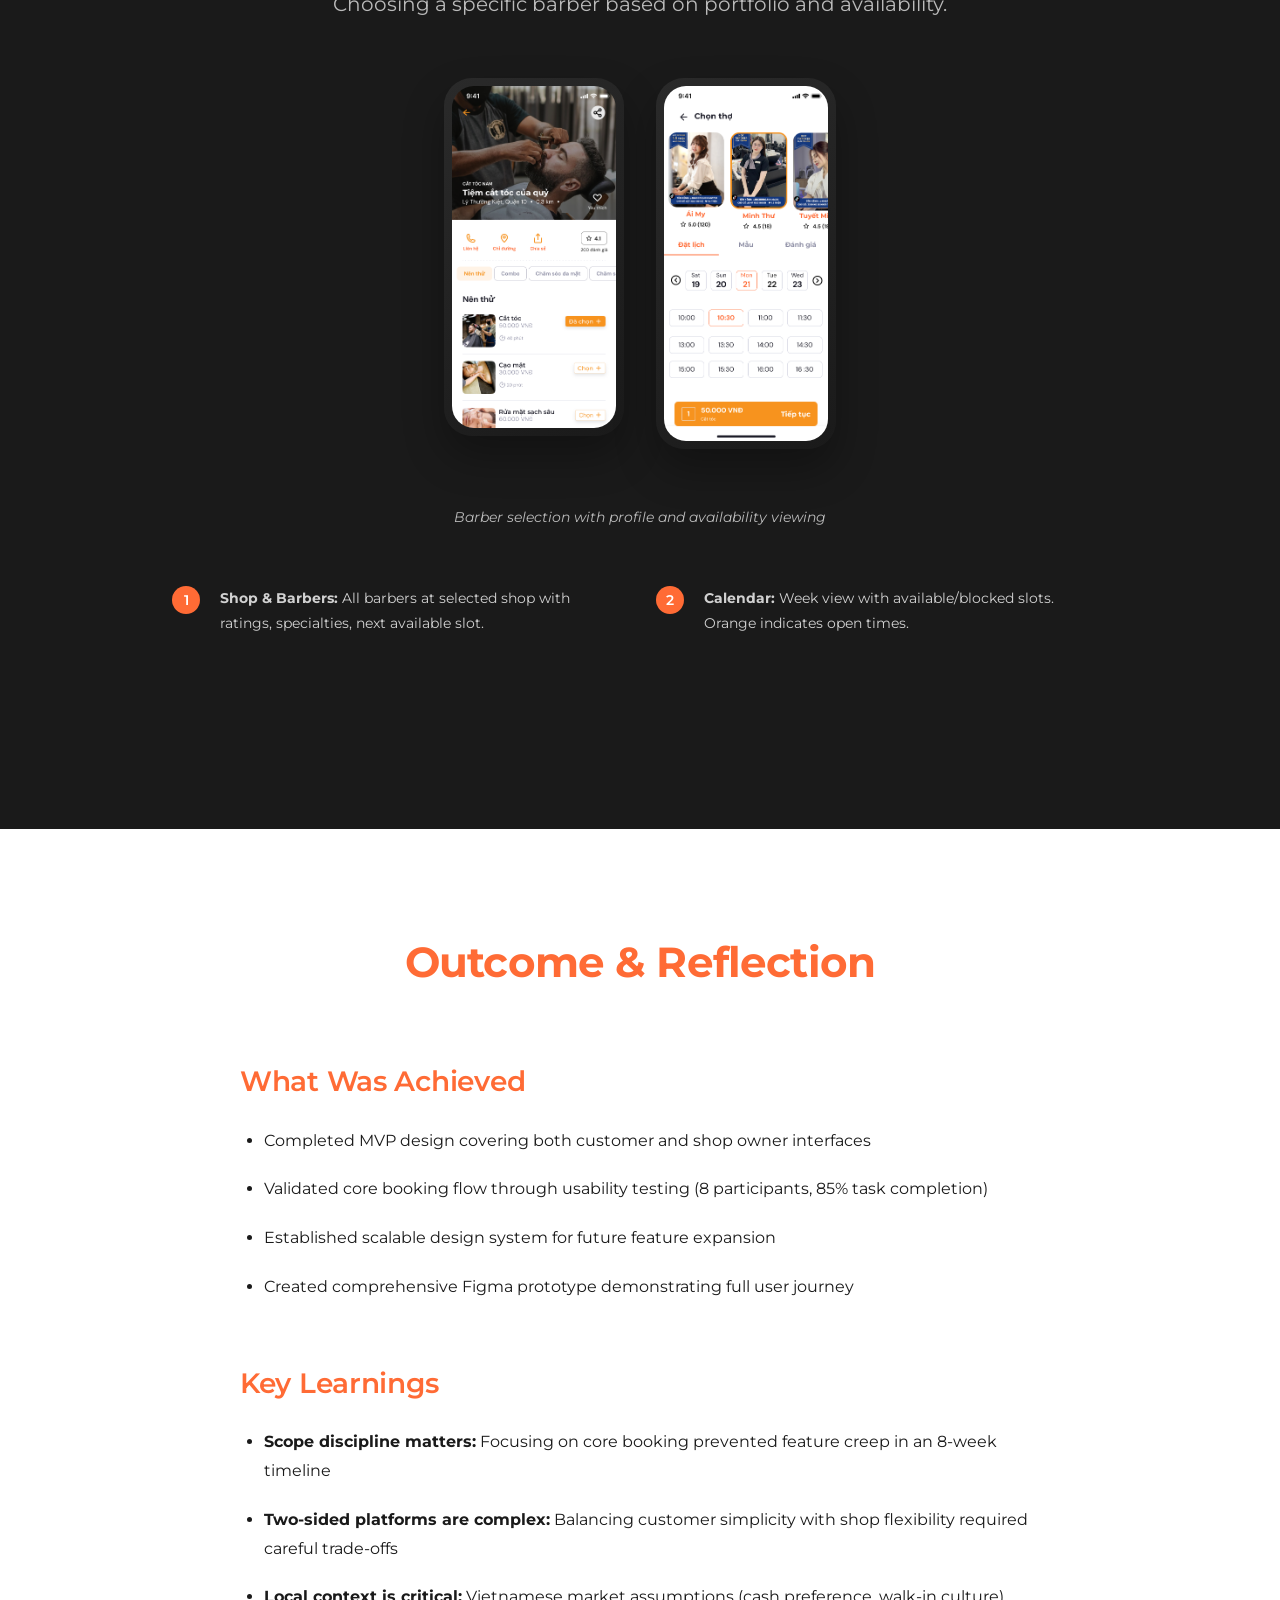
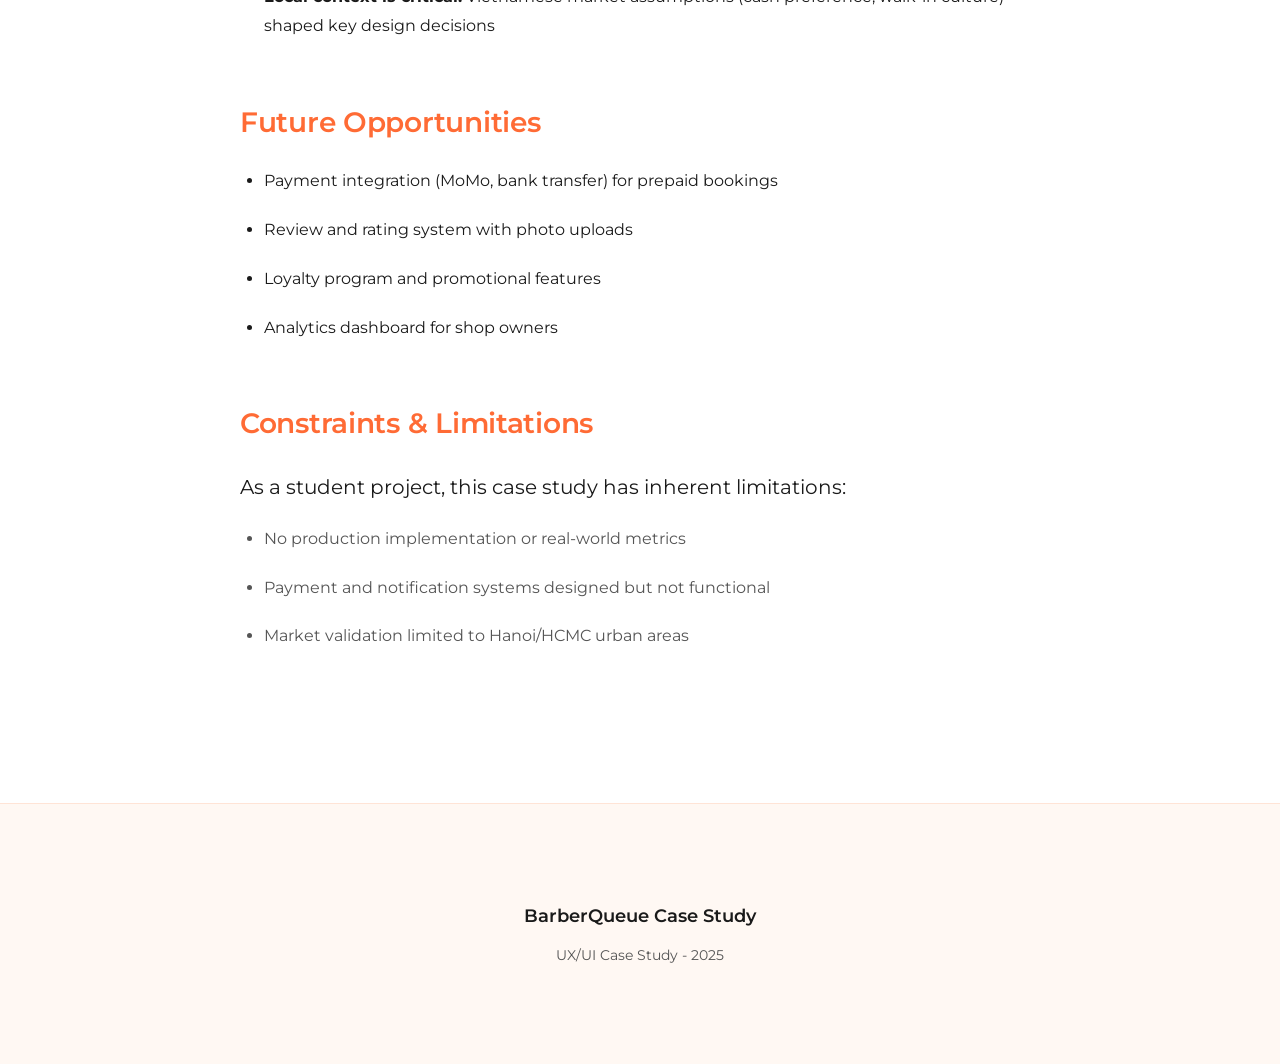
<file: behance-demo/index.html>
<!DOCTYPE html>
<html lang="en">
<head>
  <meta charset="UTF-8">
  <meta name="viewport" content="width=device-width, initial-scale=1.0">
  <title>BarberQueue - Case Study Demo</title>
  <link rel="preconnect" href="https://fonts.googleapis.com">
  <link rel="preconnect" href="https://fonts.gstatic.com" crossorigin>
  <link href="https://fonts.googleapis.com/css2?family=Montserrat:wght@400;500;600;700&display=swap" rel="stylesheet">
  <link rel="stylesheet" href="style.css">
</head>
<body>

  <!-- ============================================
       SECTION 1: COVER / PROJECT TITLE
       ============================================ -->
  <section class="section section--cover">
    <div class="container">
      <div class="cover">
        <p class="cover__category">Mobile App Design / UX Case Study</p>
        <h1 class="cover__title">BarberQueue</h1>
        <p class="cover__subtitle">A mobile booking platform connecting customers with local barber shops in Vietnam</p>

        <div class="cover__meta">
          <div class="cover__meta-item">
            <span class="cover__meta-label">Role</span>
            <span class="cover__meta-value">UX/UI Designer</span>
          </div>
          <div class="cover__meta-item">
            <span class="cover__meta-label">Duration</span>
            <span class="cover__meta-value">8 Weeks</span>
          </div>
          <div class="cover__meta-item">
            <span class="cover__meta-label">Scope</span>
            <span class="cover__meta-value">Mobile App</span>
          </div>
          <div class="cover__meta-item">
            <span class="cover__meta-label">Tools</span>
            <span class="cover__meta-value">Figma, FigJam</span>
          </div>
        </div>
      </div>

      <figure class="image-showcase image-showcase--hero">
        <img src="../assets/images/barbershop-background.png" alt="BarberQueue app in barbershop context" class="image-showcase__img">
      </figure>
    </div>
  </section>

  <!-- ============================================
       SECTION 2: PROJECT OVERVIEW
       ============================================ -->
  <section class="section section--light">
    <div class="container">
      <header class="section__header">
        <h2 class="section__title">Project Overview</h2>
      </header>

      <div class="content-block">
        <p class="lead">BarberQueue is a mobile application that digitizes the barbershop booking experience for the Vietnamese market. The platform serves two user groups: customers seeking convenient appointment scheduling, and barbershop owners needing efficient calendar management.</p>

        <div class="overview-grid">
          <div class="overview-card">
            <h3>The Challenge</h3>
            <p>Traditional booking methods (phone calls, walk-ins) create friction for busy customers and operational chaos for barbershops. No localized digital solution exists for the Vietnamese market.</p>
          </div>
          <div class="overview-card">
            <h3>The Solution</h3>
            <p>A dual-interface mobile app enabling real-time availability viewing, instant booking, automated reminders, and streamlined schedule management for shops.</p>
          </div>
          <div class="overview-card">
            <h3>The Outcome</h3>
            <p>A functional MVP prototype validated through user testing, demonstrating reduced booking friction and improved shop efficiency through automated notifications.</p>
          </div>
        </div>
      </div>
    </div>
  </section>

  <!-- ============================================
       SECTION 3: PROBLEM STATEMENT
       ============================================ -->
  <section class="section">
    <div class="container">
      <header class="section__header">
        <h2 class="section__title">Problem Statement</h2>
        <p class="section__subtitle">Understanding the pain points from both sides of the booking experience</p>
      </header>

      <div class="problem-grid">
        <div class="problem-card">
          <span class="problem-card__icon">Customer Pain Points</span>
          <ul class="problem-list">
            <li>Phone calls often go unanswered during busy hours</li>
            <li>No visibility into barber availability or wait times</li>
            <li>Long waits during peak hours (evenings, weekends)</li>
            <li>Forgotten appointments due to lack of reminders</li>
            <li>Difficulty finding reputable shops with transparent pricing</li>
          </ul>
        </div>

        <div class="problem-card">
          <span class="problem-card__icon">Barbershop Pain Points</span>
          <ul class="problem-list">
            <li>Manual scheduling via notebooks or scattered messages</li>
            <li>High no-show rates causing revenue loss</li>
            <li>No automated reminder system</li>
            <li>Difficulty tracking individual barber schedules</li>
            <li>Limited tools for small/medium shops (1-5 barbers)</li>
          </ul>
        </div>
      </div>

      <figure class="image-showcase">
        <img src="../assets/images/split_screen_customer.png" alt="Problem visualization - frustrated customer and shop owner" class="image-showcase__img">
        <figcaption>Current booking methods create friction for both customers and shop owners</figcaption>
      </figure>
    </div>
  </section>

  <!-- ============================================
       SECTION 4: TARGET USERS
       ============================================ -->
  <section class="section section--light">
    <div class="container">
      <header class="section__header">
        <h2 class="section__title">Target Users</h2>
        <p class="section__subtitle">Defining our primary user segments for the Vietnamese urban market</p>
      </header>

      <div class="persona-grid">
        <div class="persona-card">
          <div class="persona-card__header">
            <img src="../assets/images/customer-avatar.png" alt="Customer persona" class="persona-card__avatar-img">
            <div>
              <h3 class="persona-card__name">The Busy Professional</h3>
              <p class="persona-card__demo">Male/Female, 22-40 years old</p>
            </div>
          </div>
          <div class="persona-card__body">
            <p><strong>Context:</strong> Office workers and young professionals in Hanoi/HCMC with limited free time.</p>
            <p><strong>Needs:</strong> Quick booking without phone calls, visibility into wait times, appointment reminders.</p>
            <p><strong>Behavior:</strong> Heavy smartphone users, value convenience over price, prefer planning ahead.</p>
          </div>
        </div>

        <div class="persona-card">
          <div class="persona-card__header">
            <img src="../assets/images/barber-avatar.png" alt="Barber persona" class="persona-card__avatar-img">
            <div>
              <h3 class="persona-card__name">The Shop Owner</h3>
              <p class="persona-card__demo">Small/Medium Barbershop (1-5 barbers)</p>
            </div>
          </div>
          <div class="persona-card__body">
            <p><strong>Context:</strong> Independent barbershop owners managing daily operations manually.</p>
            <p><strong>Needs:</strong> Simple scheduling tool, reduced no-shows, customer tracking.</p>
            <p><strong>Behavior:</strong> Limited tech budget, uses smartphone for business, wants low-friction adoption.</p>
          </div>
        </div>
      </div>

    </div>
  </section>

  <!-- ============================================
       SECTION 5: PRODUCT GOALS & VALUE PROPOSITION
       ============================================ -->
  <section class="section">
    <div class="container">
      <header class="section__header">
        <h2 class="section__title">Product Goals & Value Proposition</h2>
      </header>

      <div class="goals-content">
        <div class="value-prop">
          <h3>Core Value Proposition</h3>
          <p class="value-prop__statement">"Book your haircut in under 30 seconds. No calls. No waiting."</p>
        </div>

        <div class="goals-grid">
          <div class="goal-card">
            <span class="goal-card__number">01</span>
            <h4>Reduce Booking Friction</h4>
            <p>Enable instant appointment booking without phone calls, with real-time availability visibility.</p>
          </div>
          <div class="goal-card">
            <span class="goal-card__number">02</span>
            <h4>Minimize No-Shows</h4>
            <p>Automated push notifications 1 hour before appointments to reduce missed bookings.</p>
          </div>
          <div class="goal-card">
            <span class="goal-card__number">03</span>
            <h4>Simplify Shop Management</h4>
            <p>Provide barbershops with an intuitive calendar interface for schedule and staff management.</p>
          </div>
          <div class="goal-card">
            <span class="goal-card__number">04</span>
            <h4>Local Market Focus</h4>
            <p>Vietnamese language support and features designed for local shop operations.</p>
          </div>
        </div>
      </div>

      <div class="metrics-block">
        <h3>Success Metrics</h3>
        <div class="metrics-grid">
          <div class="metric">
            <span class="metric__value">&lt;30s</span>
            <span class="metric__label">Target booking time</span>
          </div>
          <div class="metric">
            <span class="metric__value">-50%</span>
            <span class="metric__label">No-show rate reduction</span>
          </div>
          <div class="metric">
            <span class="metric__value">4.5+</span>
            <span class="metric__label">User satisfaction rating</span>
          </div>
        </div>
      </div>
    </div>
  </section>

  <!-- ============================================
       SECTION 6: DESIGN PROCESS
       ============================================ -->
  <section class="section section--light">
    <div class="container">
      <header class="section__header">
        <h2 class="section__title">Design Process</h2>
        <p class="section__subtitle">A lean, iterative approach suited for MVP development</p>
      </header>

      <div class="process-timeline">
        <div class="process-step">
          <div class="process-step__marker">1</div>
          <div class="process-step__content">
            <h4>Research & Discovery</h4>
            <p>Conducted informal interviews with 15+ barbershop customers and 5 shop owners. Analyzed existing solutions (Booksy, StyleSeat, local Facebook booking).</p>
            <span class="process-step__duration">Week 1-2</span>
          </div>
        </div>

        <div class="process-step">
          <div class="process-step__marker">2</div>
          <div class="process-step__content">
            <h4>Problem Definition</h4>
            <p>Synthesized research into user personas, journey maps, and prioritized pain points. Defined MVP scope focusing on core booking flow.</p>
            <span class="process-step__duration">Week 2-3</span>
          </div>
        </div>

        <div class="process-step">
          <div class="process-step__marker">3</div>
          <div class="process-step__content">
            <h4>Ideation & Wireframing</h4>
            <p>Sketched multiple concepts for key screens. Created low-fidelity wireframes for customer and shop owner flows.</p>
            <span class="process-step__duration">Week 3-4</span>
          </div>
        </div>

        <div class="process-step">
          <div class="process-step__marker">4</div>
          <div class="process-step__content">
            <h4>Visual Design</h4>
            <p>Developed visual system (color, typography, components). Created high-fidelity mockups for all MVP screens.</p>
            <span class="process-step__duration">Week 5-6</span>
          </div>
        </div>

        <div class="process-step">
          <div class="process-step__marker">5</div>
          <div class="process-step__content">
            <h4>Prototyping & Testing</h4>
            <p>Built interactive Figma prototype. Conducted usability testing. Iterated based on feedback.</p>
            <span class="process-step__duration">Week 7-8</span>
          </div>
        </div>
      </div>
    </div>
  </section>

  <!-- ============================================
       SECTION 7: VISUAL SYSTEM
       ============================================ -->
  <section class="section">
    <div class="container">
      <header class="section__header">
        <h2 class="section__title">Visual System</h2>
        <p class="section__subtitle">A warm, energetic design language reflecting the barbershop experience</p>
      </header>

      <!-- 7.1 Color Palette -->
      <div class="visual-subsection">
        <h3>Color Palette</h3>
        <p>Orange conveys energy and approachability, while dark tones provide sophistication and readability. The palette balances warmth with professionalism.</p>

        <div class="color-grid">
          <div class="color-swatch" style="--swatch-color: #FF6B35;">
            <div class="color-swatch__preview"></div>
            <div class="color-swatch__info">
              <span class="color-swatch__name">Primary Orange</span>
              <span class="color-swatch__value">#FF6B35</span>
            </div>
          </div>
          <div class="color-swatch" style="--swatch-color: #F7931E;">
            <div class="color-swatch__preview"></div>
            <div class="color-swatch__info">
              <span class="color-swatch__name">Secondary Orange</span>
              <span class="color-swatch__value">#F7931E</span>
            </div>
          </div>
          <div class="color-swatch" style="--swatch-color: #1A1A1A;">
            <div class="color-swatch__preview"></div>
            <div class="color-swatch__info">
              <span class="color-swatch__name">Dark</span>
              <span class="color-swatch__value">#1A1A1A</span>
            </div>
          </div>
          <div class="color-swatch" style="--swatch-color: #FFF3E6;">
            <div class="color-swatch__preview"></div>
            <div class="color-swatch__info">
              <span class="color-swatch__name">Light Orange</span>
              <span class="color-swatch__value">#FFF3E6</span>
            </div>
          </div>
        </div>
      </div>

      <!-- 7.2 Typography -->
      <div class="visual-subsection">
        <h3>Typography</h3>
        <p>Montserrat provides a modern, geometric aesthetic with excellent readability across screen sizes. Its versatile weight range enables clear hierarchy.</p>

        <div class="typography-showcase">
          <div class="type-sample">
            <span class="type-sample__label">Heading 1</span>
            <span class="type-sample__preview" style="font-size: 36px; font-weight: 700;">Find a Barber</span>
          </div>
          <div class="type-sample">
            <span class="type-sample__label">Heading 2</span>
            <span class="type-sample__preview" style="font-size: 28px; font-weight: 600;">Select Time Slot</span>
          </div>
          <div class="type-sample">
            <span class="type-sample__label">Body</span>
            <span class="type-sample__preview" style="font-size: 18px; font-weight: 400;">Book your appointment in seconds.</span>
          </div>
          <div class="type-sample">
            <span class="type-sample__label">Caption</span>
            <span class="type-sample__preview" style="font-size: 16px; font-weight: 400; color: #666;">Available slots shown in orange</span>
          </div>
        </div>
      </div>

      <!-- 7.3 Design Principles -->
      <div class="visual-subsection">
        <h3>Design Principles</h3>

        <div class="principles-grid">
          <div class="principle-card">
            <h4>Clarity First</h4>
            <p>Every screen answers one question. Information hierarchy guides users through booking without confusion.</p>
          </div>
          <div class="principle-card">
            <h4>Speed Over Polish</h4>
            <p>Minimal taps to complete core actions. Visual flourishes never slow down the experience.</p>
          </div>
          <div class="principle-card">
            <h4>Trust Through Transparency</h4>
            <p>Prices, availability, and ratings visible upfront. No hidden information or surprise fees.</p>
          </div>
        </div>
      </div>

      <figure class="image-showcase image-showcase--components">
        <img src="../assets/images/buttons.png" alt="Button components" class="image-showcase__img">
        <img src="../assets/images/icons.png" alt="Icon set" class="image-showcase__img">
      </figure>
      <figcaption style="text-align: center; margin-top: var(--space-sm); font-size: 16px; color: var(--color-text-muted); font-style: italic;">Core UI components from the design system</figcaption>
    </div>
  </section>

  <!-- ============================================
       SECTION 8: KEY SCREENS
       ============================================ -->
  <section class="section section--dark">
    <div class="container">
      <header class="section__header">
        <h2 class="section__title">Key Screens</h2>
        <p class="section__subtitle">Walkthrough of the core user flows</p>
      </header>

      <!-- 8.1 Booking Flow -->
      <div class="screens-subsection">
        <h3>Booking Flow</h3>
        <p>The customer journey from shop discovery to confirmed appointment.</p>

        <div class="screenshot-gallery">
          <div class="screenshot-gallery__item">
            <div class="screenshot-gallery__phone">
              <div class="screenshot-gallery__screen">
                <img src="../assets/screenshots/home_screen.png" alt="Home Screen" class="screenshot-gallery__img">
              </div>
            </div>
          </div>
          <div class="screenshot-gallery__item">
            <div class="screenshot-gallery__phone">
              <div class="screenshot-gallery__screen">
                <img src="../assets/screenshots/shop_details.png" alt="Shop Details" class="screenshot-gallery__img">
              </div>
            </div>
          </div>
          <div class="screenshot-gallery__item">
            <div class="screenshot-gallery__phone">
              <div class="screenshot-gallery__screen">
                <img src="../assets/screenshots/booking.png" alt="Booking" class="screenshot-gallery__img">
              </div>
            </div>
          </div>
        </div>
        <figcaption style="text-align: center; color: rgba(255,255,255,0.7); font-style: italic; margin-bottom: var(--space-lg);">Complete booking flow: Search → Select → Confirm</figcaption>

        <div class="screen-annotations">
          <div class="annotation">
            <span class="annotation__num">1</span>
            <p><strong>Home/Search:</strong> Location-based shop discovery with distance sorting. Search filters by rating, price, availability.</p>
          </div>
          <div class="annotation">
            <span class="annotation__num">2</span>
            <p><strong>Shop Details:</strong> Photos, services, pricing, reviews. Barber profiles with individual availability.</p>
          </div>
          <div class="annotation">
            <span class="annotation__num">3</span>
            <p><strong>Booking:</strong> Service selection with pricing. Calendar with 30-minute slots. Confirmation summary.</p>
          </div>
        </div>
      </div>

      <!-- 8.2 Barber Selection -->
      <div class="screens-subsection">
        <h3>Barber Selection</h3>
        <p>Choosing a specific barber based on portfolio and availability.</p>

        <div class="screenshot-gallery">
          <div class="screenshot-gallery__item">
            <div class="screenshot-gallery__phone">
              <div class="screenshot-gallery__screen">
                <img src="../assets/screenshots/shop_details.png" alt="Shop with Barbers" class="screenshot-gallery__img">
              </div>
            </div>
          </div>
          <div class="screenshot-gallery__item">
            <div class="screenshot-gallery__phone">
              <div class="screenshot-gallery__screen">
                <img src="../assets/screenshots/booking.png" alt="Availability Calendar" class="screenshot-gallery__img">
              </div>
            </div>
          </div>
        </div>
        <figcaption style="text-align: center; color: rgba(255,255,255,0.7); font-style: italic; margin-bottom: var(--space-lg);">Barber selection with profile and availability viewing</figcaption>

        <div class="screen-annotations">
          <div class="annotation">
            <span class="annotation__num">1</span>
            <p><strong>Shop & Barbers:</strong> All barbers at selected shop with ratings, specialties, next available slot.</p>
          </div>
          <div class="annotation">
            <span class="annotation__num">2</span>
            <p><strong>Calendar:</strong> Week view with available/blocked slots. Orange indicates open times.</p>
          </div>
        </div>
      </div>

      <!-- 8.3 Schedule Management (Shop Owner) - TEMPORARILY HIDDEN
      <div class="screens-subsection">
        <h3>Schedule Management (Shop Owner)</h3>
        <p>Tools for barbershop staff to manage daily operations.</p>

        <div class="screenshot-gallery">
          <div class="screenshot-gallery__item">
            <div class="screenshot-gallery__phone">
              <div class="screenshot-gallery__screen">
                <img src="../assets/screenshots/home_screen.png" alt="Daily Calendar" class="screenshot-gallery__img">
              </div>
            </div>
          </div>
          <div class="screenshot-gallery__item">
            <div class="screenshot-gallery__phone">
              <div class="screenshot-gallery__screen">
                <img src="../assets/screenshots/booking.png" alt="Appointment Detail" class="screenshot-gallery__img">
              </div>
            </div>
          </div>
          <div class="screenshot-gallery__item">
            <div class="screenshot-gallery__phone">
              <div class="screenshot-gallery__screen">
                <img src="../assets/screenshots/login_screen.png" alt="Block Time Modal" class="screenshot-gallery__img">
              </div>
            </div>
          </div>
        </div>
        <figcaption style="text-align: center; color: rgba(255,255,255,0.7); font-style: italic; margin-bottom: var(--space-lg);">Shop owner dashboard for schedule management</figcaption>

        <div class="screen-annotations">
          <div class="annotation">
            <span class="annotation__num">1</span>
            <p><strong>Daily View:</strong> All appointments for selected date. Color-coded by barber. Quick status indicators.</p>
          </div>
          <div class="annotation">
            <span class="annotation__num">2</span>
            <p><strong>Appointment Detail:</strong> Customer info, service, time. Options to confirm, reschedule, or cancel.</p>
          </div>
          <div class="annotation">
            <span class="annotation__num">3</span>
            <p><strong>Block Time:</strong> Manually block slots for walk-ins or breaks. Syncs to customer app instantly.</p>
          </div>
        </div>
      </div>
      -->
    </div>
  </section>

  <!-- ============================================
       SECTION 10: OUTCOME & REFLECTION
       ============================================ -->
  <section class="section section--light">
    <div class="container">
      <header class="section__header">
        <h2 class="section__title">Outcome & Reflection</h2>
      </header>

      <div class="outcome-content">
        <div class="outcome-section">
          <h3>What Was Achieved</h3>
          <ul class="outcome-list">
            <li>Completed MVP design covering both customer and shop owner interfaces</li>
            <li>Validated core booking flow through usability testing (8 participants, 85% task completion)</li>
            <li>Established scalable design system for future feature expansion</li>
            <li>Created comprehensive Figma prototype demonstrating full user journey</li>
          </ul>
        </div>

        <div class="outcome-section">
          <h3>Key Learnings</h3>
          <ul class="outcome-list">
            <li><strong>Scope discipline matters:</strong> Focusing on core booking prevented feature creep in an 8-week timeline</li>
            <li><strong>Two-sided platforms are complex:</strong> Balancing customer simplicity with shop flexibility required careful trade-offs</li>
            <li><strong>Local context is critical:</strong> Vietnamese market assumptions (cash preference, walk-in culture) shaped key design decisions</li>
          </ul>
        </div>

        <div class="outcome-section">
          <h3>Future Opportunities</h3>
          <ul class="outcome-list">
            <li>Payment integration (MoMo, bank transfer) for prepaid bookings</li>
            <li>Review and rating system with photo uploads</li>
            <li>Loyalty program and promotional features</li>
            <li>Analytics dashboard for shop owners</li>
          </ul>
        </div>

        <div class="outcome-section">
          <h3>Constraints & Limitations</h3>
          <p>As a student project, this case study has inherent limitations:</p>
          <ul class="outcome-list outcome-list--muted">
            <!-- <li>User research sample size was limited (20 participants)</li> -->
            <li>No production implementation or real-world metrics</li>
            <li>Payment and notification systems designed but not functional</li>
            <li>Market validation limited to Hanoi/HCMC urban areas</li>
          </ul>
        </div>
      </div>
    </div>
  </section>

  <!-- ============================================
       FOOTER
       ============================================ -->
  <footer class="footer">
    <div class="container">
      <p class="footer__text">BarberQueue Case Study</p>
      <p class="footer__meta">UX/UI Case Study - 2025</p>
    </div>
  </footer>

</body>
</html>
</file>
<file: styles/main.css>
/* ===================================
   BarberQueue Landing Page Styles
   Enhanced with backgrounds & animations
   =================================== */

/* CSS Custom Properties */
:root {
  /* Colors */
  --primary: #FF6B35;
  --primary-dark: #e55a2b;
  --primary-light: #ff8a5c;
  --secondary: #F7931E;
  --dark: #1A1A1A;
  --dark-lighter: #2a2a2a;
  --light: #FFF3E6;
  --white: #FFFFFF;
  --gray: #666666;
  --gray-light: #E5E5E5;
  --success: #4CAF50;
  --error: #e53935;

  /* Typography */
  --font-family: 'Inter', -apple-system, BlinkMacSystemFont, 'Segoe UI', sans-serif;

  /* Spacing */
  --space-xs: 8px;
  --space-sm: 16px;
  --space-md: 24px;
  --space-lg: 48px;
  --space-xl: 80px;
  --space-2xl: 120px;

  /* Layout */
  --max-width: 1200px;
  --border-radius: 12px;
  --border-radius-sm: 8px;
  --border-radius-lg: 20px;

  /* Transitions */
  --transition: 0.3s ease;
  --transition-slow: 0.5s ease;

  /* Shadows */
  --shadow-sm: 0 2px 8px rgba(0, 0, 0, 0.08);
  --shadow-md: 0 10px 30px rgba(0, 0, 0, 0.1);
  --shadow-lg: 0 30px 60px rgba(0, 0, 0, 0.15);
  --shadow-glow: 0 0 60px rgba(255, 107, 53, 0.3);
}

/* Reset & Base */
*, *::before, *::after {
  box-sizing: border-box;
  margin: 0;
  padding: 0;
}

html {
  scroll-behavior: smooth;
}

body {
  font-family: var(--font-family);
  font-size: 16px;
  line-height: 1.6;
  color: var(--dark);
  background: var(--white);
  -webkit-font-smoothing: antialiased;
  overflow-x: hidden;
}

img {
  max-width: 100%;
  height: auto;
}

a {
  text-decoration: none;
  color: inherit;
}

ul {
  list-style: none;
}

/* ===================================
   Animations
   =================================== */
@keyframes float {
  0%, 100% { transform: translateY(0); }
  50% { transform: translateY(-10px); }
}

@keyframes pulse {
  0%, 100% { opacity: 1; }
  50% { opacity: 0.5; }
}

@keyframes slideUp {
  from { opacity: 0; transform: translateY(20px); }
  to { opacity: 1; transform: translateY(0); }
}

@keyframes blob {
  0%, 100% { border-radius: 60% 40% 30% 70% / 60% 30% 70% 40%; }
  50% { border-radius: 30% 60% 70% 40% / 50% 60% 30% 60%; }
}

@keyframes shimmer {
  0% { background-position: -200% 0; }
  100% { background-position: 200% 0; }
}

/* Utility Classes */
.section__title {
  font-size: clamp(28px, 5vw, 40px);
  font-weight: 700;
  margin-bottom: var(--space-sm);
  text-align: center;
}

.section__subtitle {
  font-size: 18px;
  color: var(--gray);
  text-align: center;
  max-width: 600px;
  margin: 0 auto var(--space-lg);
}

/* Buttons */
.btn {
  display: inline-flex;
  align-items: center;
  justify-content: center;
  gap: var(--space-xs);
  padding: 14px 28px;
  font-size: 16px;
  font-weight: 600;
  border-radius: var(--border-radius-sm);
  transition: var(--transition);
  cursor: pointer;
  border: none;
  position: relative;
  overflow: hidden;
}

.btn--primary {
  background: linear-gradient(135deg, var(--primary) 0%, var(--primary-dark) 100%);
  color: var(--white);
  box-shadow: 0 4px 15px rgba(255, 107, 53, 0.4);
}

.btn--primary:hover {
  transform: translateY(-3px);
  box-shadow: 0 8px 25px rgba(255, 107, 53, 0.5);
}

.btn--primary svg {
  transition: var(--transition);
}

.btn--primary:hover svg {
  transform: translateX(4px);
}

.btn--secondary {
  background: var(--white);
  color: var(--dark);
  border: 2px solid var(--gray-light);
}

.btn--secondary:hover {
  border-color: var(--primary);
  color: var(--primary);
  background: var(--light);
}

/* ===================================
   Navigation
   =================================== */
.nav {
  position: fixed;
  top: 0;
  left: 0;
  right: 0;
  background: rgba(255, 255, 255, 0.9);
  backdrop-filter: blur(20px);
  -webkit-backdrop-filter: blur(20px);
  z-index: 1000;
  padding: var(--space-sm) 0;
  border-bottom: 1px solid rgba(0, 0, 0, 0.05);
}

.nav__container {
  max-width: var(--max-width);
  margin: 0 auto;
  padding: 0 var(--space-md);
  display: flex;
  align-items: center;
  justify-content: space-between;
}

.nav__logo {
  font-size: 22px;
  font-weight: 700;
  color: var(--dark);
  display: flex;
  align-items: center;
  gap: var(--space-xs);
  transition: var(--transition);
}

.nav__logo:hover {
  color: var(--primary);
}

.nav__logo-icon {
  width: 32px;
  height: 32px;
  object-fit: contain;
  transition: var(--transition);
}

.nav__logo:hover .nav__logo-icon {
  transform: scale(1.1);
}

.nav__links {
  display: flex;
  gap: var(--space-md);
}

.nav__links a {
  font-size: 15px;
  font-weight: 500;
  color: var(--gray);
  transition: var(--transition);
  position: relative;
}

.nav__links a::after {
  content: '';
  position: absolute;
  bottom: -4px;
  left: 0;
  width: 0;
  height: 2px;
  background: var(--primary);
  transition: var(--transition);
}

.nav__links a:hover {
  color: var(--primary);
}

.nav__links a:hover::after {
  width: 100%;
}

/* ===================================
   Hero Section
   =================================== */
.hero {
  min-height: 100vh;
  display: flex;
  align-items: center;
  padding: 100px var(--space-md) var(--space-xl);
  position: relative;
  overflow: hidden;
}

/* Hero Background */
.hero__bg {
  position: absolute;
  inset: 0;
  overflow: hidden;
  z-index: 0;
}

.hero__bg-image {
  position: absolute;
  inset: 0;
  background-size: cover;
  background-position: center;
  background-repeat: no-repeat;
}

.hero__bg-overlay {
  position: absolute;
  inset: 0;
  background: linear-gradient(
    135deg,
    rgba(255, 255, 255, 0.92) 0%,
    rgba(255, 243, 230, 0.88) 50%,
    rgba(255, 255, 255, 0.9) 100%
  );
}

.hero__container {
  max-width: var(--max-width);
  margin: 0 auto;
  display: grid;
  grid-template-columns: 1fr 1fr;
  gap: var(--space-xl);
  align-items: center;
  position: relative;
  z-index: 1;
}

/* Hero Badge */
.hero__badge {
  display: inline-flex;
  align-items: center;
  gap: var(--space-xs);
  padding: 8px 16px;
  background: var(--light);
  border-radius: 100px;
  font-size: 14px;
  font-weight: 500;
  color: var(--primary);
  margin-bottom: var(--space-md);
  animation: slideUp 0.6s ease;
}

.hero__badge-dot {
  width: 8px;
  height: 8px;
  background: var(--primary);
  border-radius: 50%;
  animation: pulse 2s infinite;
}

.hero__title {
  font-size: clamp(36px, 6vw, 56px);
  font-weight: 700;
  line-height: 1.1;
  margin-bottom: var(--space-md);
  animation: slideUp 0.6s ease 0.1s both;
}

.hero__title--accent {
  color: var(--primary);
  position: relative;
}

.hero__subtitle {
  font-size: 18px;
  color: var(--gray);
  margin-bottom: var(--space-lg);
  max-width: 500px;
  animation: slideUp 0.6s ease 0.2s both;
}

.hero__cta {
  display: flex;
  gap: var(--space-sm);
  flex-wrap: wrap;
  animation: slideUp 0.6s ease 0.3s both;
}

/* Hero Trust Indicators */
.hero__trust {
  display: flex;
  gap: var(--space-lg);
  margin-top: var(--space-lg);
  animation: slideUp 0.6s ease 0.4s both;
}

.hero__trust-item {
  display: flex;
  align-items: center;
  gap: var(--space-xs);
  font-size: 14px;
  color: var(--gray);
}

.hero__trust-item svg {
  color: var(--primary);
}

/* Hero Phone */
.hero__visual {
  display: flex;
  justify-content: center;
  position: relative;
}

.hero__phone-wrapper {
  position: relative;
}

.hero__phone-glow {
  position: absolute;
  width: 300px;
  height: 300px;
  background: radial-gradient(circle, rgba(255, 107, 53, 0.3) 0%, transparent 70%);
  top: 50%;
  left: 50%;
  transform: translate(-50%, -50%);
  z-index: 0;
}

.hero__phone {
  width: 280px;
  height: 580px;
  background: linear-gradient(145deg, #2a2a2a 0%, #1a1a1a 100%);
  border-radius: 45px;
  padding: 10px;
  box-shadow:
    var(--shadow-lg),
    inset 0 0 0 1px rgba(255, 255, 255, 0.1);
  position: relative;
  z-index: 1;
  animation: float 6s ease-in-out infinite;
}

.hero__phone-notch {
  width: 120px;
  height: 30px;
  background: var(--dark);
  border-radius: 0 0 20px 20px;
  margin: 0 auto;
  position: absolute;
  top: 10px;
  left: 50%;
  transform: translateX(-50%);
  z-index: 10;
}

.hero__phone-screen {
  width: 100%;
  height: 100%;
  background: var(--white);
  border-radius: 38px;
  overflow: hidden;
}

.hero__phone-screenshot {
  width: 100%;
  height: 100%;
  object-fit: contain;
  object-position: top;
  background: var(--light);
}

/* Floating Elements */
.hero__float {
  position: absolute;
  background: var(--white);
  border-radius: var(--border-radius);
  box-shadow: var(--shadow-md);
  z-index: 2;
  animation: float 4s ease-in-out infinite;
}

.hero__float--1 {
  top: 80px;
  right: -20px;
  padding: 12px;
  color: var(--secondary);
  animation-delay: -1s;
}

.hero__float--2 {
  bottom: 150px;
  left: -30px;
  padding: 12px;
  color: var(--success);
  animation-delay: -2s;
}

.hero__float--3 {
  bottom: 80px;
  right: -10px;
  padding: 8px 16px;
  font-size: 12px;
  font-weight: 600;
  color: var(--success);
  animation-delay: -3s;
}

/* ===================================
   Problem Section
   =================================== */
.problem {
  padding: var(--space-2xl) var(--space-md);
  position: relative;
  overflow: hidden;
}

.problem__bg {
  position: absolute;
  inset: 0;
  z-index: 0;
}

.problem__pattern {
  position: absolute;
  inset: 0;
  background-image: radial-gradient(circle at 1px 1px, var(--gray-light) 1px, transparent 0);
  background-size: 40px 40px;
  opacity: 0.5;
}

.problem__container {
  max-width: var(--max-width);
  margin: 0 auto;
  position: relative;
  z-index: 1;
}

.problem__grid {
  display: grid;
  grid-template-columns: repeat(2, 1fr);
  gap: var(--space-lg);
}

.problem__card {
  padding: var(--space-lg);
  border-radius: var(--border-radius-lg);
  background: var(--white);
  box-shadow: var(--shadow-md);
  transition: var(--transition);
  position: relative;
  overflow: hidden;
}

.problem__card::before {
  content: '';
  position: absolute;
  top: 0;
  left: 0;
  width: 4px;
  height: 100%;
}

.problem__card--customer::before {
  background: linear-gradient(180deg, var(--primary) 0%, var(--secondary) 100%);
}

.problem__card--shop::before {
  background: linear-gradient(180deg, var(--secondary) 0%, var(--primary) 100%);
}

.problem__card:hover {
  transform: translateY(-5px);
  box-shadow: var(--shadow-lg);
}

.problem__icon {
  font-size: 48px;
  margin-bottom: var(--space-sm);
}

.problem__card h3 {
  font-size: 24px;
  font-weight: 700;
  margin-bottom: var(--space-md);
  color: var(--dark);
}

.problem__list {
  display: flex;
  flex-direction: column;
  gap: var(--space-sm);
}

.problem__list li {
  position: relative;
  padding-left: var(--space-md);
  color: var(--gray);
  font-size: 15px;
}

.problem__list li::before {
  content: '×';
  position: absolute;
  left: 0;
  color: var(--error);
  font-weight: 700;
  font-size: 16px;
}

/* ===================================
   Solution Section
   =================================== */
.solution {
  padding: var(--space-2xl) var(--space-md);
  background: linear-gradient(135deg, var(--dark) 0%, var(--dark-lighter) 100%);
  color: var(--white);
  position: relative;
  overflow: hidden;
}

.solution__bg {
  position: absolute;
  inset: 0;
  z-index: 0;
}

.solution__wave {
  position: absolute;
  left: 0;
  right: 0;
  height: 120px;
}

.solution__wave--top {
  top: 0;
}

.solution__wave--bottom {
  bottom: 0;
}

.solution__wave svg {
  width: 100%;
  height: 100%;
}

.solution__particles {
  position: absolute;
  inset: 0;
  background-image:
    radial-gradient(circle, rgba(255, 107, 53, 0.1) 1px, transparent 1px);
  background-size: 30px 30px;
}

.solution__container {
  max-width: var(--max-width);
  margin: 0 auto;
  position: relative;
  z-index: 1;
}

.solution .section__title {
  color: var(--white);
}

.solution .section__subtitle {
  color: rgba(255, 255, 255, 0.7);
}

.solution__stats {
  display: flex;
  justify-content: center;
  gap: var(--space-xl);
  flex-wrap: wrap;
}

.solution__stat {
  text-align: center;
  padding: var(--space-lg);
  background: rgba(255, 255, 255, 0.05);
  border-radius: var(--border-radius-lg);
  backdrop-filter: blur(10px);
  border: 1px solid rgba(255, 255, 255, 0.1);
  min-width: 180px;
  transition: var(--transition);
}

.solution__stat:hover {
  background: rgba(255, 255, 255, 0.1);
  transform: translateY(-5px);
}

.solution__stat-number {
  display: block;
  font-size: 48px;
  font-weight: 700;
  background: linear-gradient(135deg, var(--primary) 0%, var(--secondary) 100%);
  -webkit-background-clip: text;
  -webkit-text-fill-color: transparent;
  background-clip: text;
  margin-bottom: var(--space-xs);
}

.solution__stat-label {
  font-size: 14px;
  color: rgba(255, 255, 255, 0.7);
}

/* ===================================
   Features Section
   =================================== */
.features {
  padding: var(--space-2xl) var(--space-md);
  position: relative;
  overflow: hidden;
}

.features__bg {
  position: absolute;
  inset: 0;
  z-index: 0;
}

.features__gradient {
  position: absolute;
  inset: 0;
  background:
    radial-gradient(ellipse at top left, rgba(255, 107, 53, 0.05) 0%, transparent 50%),
    radial-gradient(ellipse at bottom right, rgba(247, 147, 30, 0.05) 0%, transparent 50%);
}

.features__container {
  max-width: var(--max-width);
  margin: 0 auto;
  position: relative;
  z-index: 1;
}

.features__tabs {
  display: flex;
  justify-content: center;
  gap: var(--space-xs);
  margin-bottom: var(--space-lg);
  background: var(--light);
  padding: 6px;
  border-radius: var(--border-radius);
  width: fit-content;
  margin-left: auto;
  margin-right: auto;
}

.features__tab {
  padding: 12px 28px;
  font-size: 15px;
  font-weight: 600;
  background: transparent;
  border: none;
  border-radius: var(--border-radius-sm);
  cursor: pointer;
  transition: var(--transition);
  color: var(--gray);
}

.features__tab:hover {
  color: var(--dark);
}

.features__tab--active {
  background: var(--white);
  color: var(--primary);
  box-shadow: var(--shadow-sm);
}

.features__panel {
  display: none;
}

.features__panel--active {
  display: block;
  animation: slideUp 0.4s ease;
}

.features__grid {
  display: grid;
  grid-template-columns: repeat(3, 1fr);
  gap: var(--space-md);
}

.feature-card {
  padding: var(--space-lg);
  background: var(--white);
  border-radius: var(--border-radius-lg);
  transition: var(--transition);
  border: 1px solid var(--gray-light);
  position: relative;
  overflow: hidden;
}

.feature-card::before {
  content: '';
  position: absolute;
  top: 0;
  left: 0;
  right: 0;
  height: 3px;
  background: linear-gradient(90deg, var(--primary) 0%, var(--secondary) 100%);
  opacity: 0;
  transition: var(--transition);
}

.feature-card:hover {
  transform: translateY(-8px);
  box-shadow: var(--shadow-lg);
  border-color: transparent;
}

.feature-card:hover::before {
  opacity: 1;
}

.feature-card__icon {
  width: 56px;
  height: 56px;
  display: flex;
  align-items: center;
  justify-content: center;
  background: var(--light);
  border-radius: var(--border-radius);
  font-size: 28px;
  margin-bottom: var(--space-md);
  transition: var(--transition);
}

.feature-card:hover .feature-card__icon {
  background: linear-gradient(135deg, var(--primary) 0%, var(--secondary) 100%);
  transform: scale(1.1);
}

.feature-card__title {
  font-size: 18px;
  font-weight: 600;
  margin-bottom: var(--space-xs);
  color: var(--dark);
}

.feature-card__desc {
  font-size: 14px;
  color: var(--gray);
  line-height: 1.6;
}

/* ===================================
   Preview Section
   =================================== */
.preview {
  padding: var(--space-2xl) var(--space-md);
  position: relative;
  overflow: hidden;
}

.preview__bg {
  position: absolute;
  inset: 0;
  z-index: 0;
}

.preview__blob {
  position: absolute;
  background: linear-gradient(135deg, var(--light) 0%, rgba(255, 107, 53, 0.1) 100%);
  border-radius: 50%;
}

.preview__blob--1 {
  width: 500px;
  height: 500px;
  top: -200px;
  left: -200px;
}

.preview__blob--2 {
  width: 400px;
  height: 400px;
  bottom: -150px;
  right: -150px;
}

.preview__container {
  max-width: var(--max-width);
  margin: 0 auto;
  position: relative;
  z-index: 1;
}

.preview__gallery {
  display: flex;
  justify-content: center;
  align-items: flex-end;
  gap: var(--space-lg);
  margin-bottom: var(--space-lg);
  padding: var(--space-lg) 0;
}

.preview__phone {
  text-align: center;
  transition: var(--transition);
}

.preview__phone:hover {
  transform: translateY(-10px);
}

.preview__screen {
  width: 180px;
  height: 380px;
  background: linear-gradient(145deg, #2a2a2a 0%, #1a1a1a 100%);
  border-radius: 30px;
  padding: 8px;
  margin-bottom: var(--space-sm);
  box-shadow: var(--shadow-md);
  transition: var(--transition);
  overflow: hidden;
}

.preview__phone:hover .preview__screen {
  box-shadow: var(--shadow-lg);
}

.preview__phone--featured .preview__screen {
  width: 220px;
  height: 460px;
  box-shadow: var(--shadow-glow);
}

.preview__screenshot {
  width: 100%;
  height: 100%;
  object-fit: contain;
  object-position: top;
  border-radius: 22px;
  background: var(--light);
}

.preview__label {
  font-size: 14px;
  font-weight: 600;
  color: var(--dark);
}

.preview__note {
  text-align: center;
  font-size: 14px;
  color: var(--gray);
  font-style: italic;
}

/* ===================================
   Design Section
   =================================== */
.design {
  padding: var(--space-2xl) var(--space-md);
  background: var(--white);
}

.design__container {
  max-width: var(--max-width);
  margin: 0 auto;
}

.design__prototype {
  margin-bottom: var(--space-xl);
}

.design__prototype-title {
  font-size: 20px;
  font-weight: 600;
  color: var(--dark);
  text-align: center;
  margin-bottom: var(--space-md);
}

.design__prototype-wrapper {
  max-width: 900px;
  margin: 0 auto;
  border-radius: var(--border-radius-lg);
  overflow: hidden;
  box-shadow: var(--shadow-lg);
  background: var(--dark);
}

.design__prototype-wrapper iframe {
  display: block;
  border-radius: var(--border-radius-lg);
}

.design__cards {
  display: grid;
  grid-template-columns: repeat(2, 1fr);
  gap: var(--space-lg);
  max-width: 800px;
  margin: 0 auto var(--space-lg);
}

.design-card {
  padding: var(--space-lg);
  background: linear-gradient(135deg, var(--light) 0%, var(--white) 100%);
  border-radius: var(--border-radius-lg);
  text-align: center;
  transition: var(--transition);
  border: 2px solid transparent;
  position: relative;
  overflow: hidden;
}

.design-card::before {
  content: '';
  position: absolute;
  inset: 0;
  background: linear-gradient(135deg, var(--primary) 0%, var(--secondary) 100%);
  opacity: 0;
  transition: var(--transition);
  z-index: 0;
}

.design-card:hover {
  transform: translateY(-8px);
  box-shadow: var(--shadow-lg);
}

.design-card:hover::before {
  opacity: 0.05;
}

.design-card__icon {
  color: var(--primary);
  margin-bottom: var(--space-md);
  position: relative;
  z-index: 1;
  transition: var(--transition);
}

.design-card:hover .design-card__icon {
  transform: scale(1.1);
}

.design-card__icon--behance {
  color: #1769ff;
}

.design-card__title {
  font-size: 22px;
  font-weight: 700;
  margin-bottom: var(--space-sm);
  position: relative;
  z-index: 1;
}

.design-card__desc {
  font-size: 14px;
  color: var(--gray);
  margin-bottom: var(--space-md);
  position: relative;
  z-index: 1;
}

.design-card__link {
  font-size: 14px;
  font-weight: 600;
  color: var(--primary);
  position: relative;
  z-index: 1;
  display: inline-flex;
  align-items: center;
  gap: 4px;
  transition: var(--transition);
}

.design-card:hover .design-card__link {
  gap: 8px;
}

.design__note {
  text-align: center;
  font-size: 14px;
  color: var(--gray);
  font-style: italic;
}

/* ===================================
   Footer
   =================================== */
.footer {
  padding: var(--space-xl) var(--space-md) var(--space-lg);
  background: linear-gradient(135deg, var(--dark) 0%, #0a0a0a 100%);
  color: var(--white);
  position: relative;
}

.footer::before {
  content: '';
  position: absolute;
  top: 0;
  left: 0;
  right: 0;
  height: 1px;
  background: linear-gradient(90deg, transparent, var(--primary), transparent);
}

.footer__container {
  max-width: var(--max-width);
  margin: 0 auto;
  text-align: center;
}

.footer__logo {
  display: inline-flex;
  align-items: center;
  gap: var(--space-xs);
  font-size: 24px;
  font-weight: 700;
  margin-bottom: var(--space-xs);
}

.footer__logo-icon {
  width: 36px;
  height: 36px;
  object-fit: contain;
  filter: brightness(0) invert(1);
}

.footer__tagline {
  font-size: 14px;
  color: rgba(255, 255, 255, 0.5);
  margin-bottom: var(--space-lg);
}

.footer__links {
  display: flex;
  justify-content: center;
  gap: var(--space-lg);
  margin-bottom: var(--space-lg);
}

.footer__links a {
  font-size: 14px;
  color: rgba(255, 255, 255, 0.6);
  transition: var(--transition);
  position: relative;
}

.footer__links a:hover {
  color: var(--primary);
}

.footer__copy {
  font-size: 13px;
  color: rgba(255, 255, 255, 0.3);
}

/* ===================================
   Responsive Design
   =================================== */
@media (max-width: 1024px) {
  .features__grid {
    grid-template-columns: repeat(2, 1fr);
  }

  .hero__float {
    display: none;
  }
}

@media (max-width: 768px) {
  .nav__links {
    display: none;
  }

  .hero__container {
    grid-template-columns: 1fr;
    text-align: center;
    gap: var(--space-lg);
  }

  .hero__subtitle {
    margin-left: auto;
    margin-right: auto;
  }

  .hero__cta {
    justify-content: center;
  }

  .hero__trust {
    justify-content: center;
    flex-wrap: wrap;
    gap: var(--space-md);
  }

  .hero__phone {
    width: 240px;
    height: 500px;
  }

  .hero__phone-glow {
    width: 250px;
    height: 250px;
  }

  .problem__grid {
    grid-template-columns: 1fr;
  }

  .solution__stats {
    gap: var(--space-md);
  }

  .solution__stat {
    min-width: 140px;
    padding: var(--space-md);
  }

  .solution__stat-number {
    font-size: 36px;
  }

  .features__grid {
    grid-template-columns: 1fr;
  }

  .preview__gallery {
    flex-direction: column;
    align-items: center;
    gap: var(--space-md);
  }

  .preview__phone--featured {
    order: -1;
  }

  .preview__phone:hover {
    transform: none;
  }

  .design__cards {
    grid-template-columns: 1fr;
  }
}

@media (max-width: 480px) {
  :root {
    --space-xl: 60px;
    --space-2xl: 80px;
  }

  .hero {
    padding-top: 80px;
  }

  .hero__title {
    font-size: 32px;
  }

  .hero__badge {
    font-size: 12px;
  }

  .btn {
    width: 100%;
  }

  .hero__cta {
    flex-direction: column;
  }

  .hero__trust {
    flex-direction: column;
    gap: var(--space-sm);
  }

  .solution__stat-number {
    font-size: 28px;
  }

  .preview__screen {
    width: 160px;
    height: 340px;
  }

  .preview__phone--featured .preview__screen {
    width: 200px;
    height: 420px;
  }

  .features__tabs {
    flex-direction: column;
    width: 100%;
  }

  .footer__links {
    flex-direction: column;
    gap: var(--space-sm);
  }
}
</file>
<file: behance-demo/style.css>
/* ============================================
   BarberQueue Case Study - Demo Styles
   Clean, neutral styling for content review
   ============================================ */

/* CSS Variables */
:root {
  --font-family: 'Montserrat', -apple-system, BlinkMacSystemFont, sans-serif;

  /* BarberQueue brand palette */
  --color-primary: #FF6B35;
  --color-secondary: #F7931E;
  --color-text: #1a1a1a;
  --color-text-muted: #555555;
  --color-text-light: #888888;
  --color-bg: #ffffff;
  --color-bg-light: #FFF3E6;
  --color-bg-warm: #FFF8F3;
  --color-bg-dark: #1a1a1a;
  --color-border: #FFE4D6;

  /* Accent (from BarberQueue brand) */
  --color-accent: #FF6B35;
  --color-accent-light: #FFF3E6;

  /* Spacing */
  --space-xs: 10px;
  --space-sm: 20px;
  --space-md: 32px;
  --space-lg: 56px;
  --space-xl: 96px;
  --space-2xl: 140px;

  /* Layout */
  --max-width: 1000px;
  --max-width-narrow: 800px;
}

/* Reset */
*, *::before, *::after {
  box-sizing: border-box;
  margin: 0;
  padding: 0;
}

html {
  scroll-behavior: smooth;
}

body {
  font-family: var(--font-family);
  font-size: 20px;
  line-height: 1.8;
  color: var(--color-text);
  background: var(--color-bg-warm);
  -webkit-font-smoothing: antialiased;
}

img {
  max-width: 100%;
  height: auto;
}

a {
  color: var(--color-accent);
  text-decoration: none;
}

a:hover {
  text-decoration: underline;
}

ul, ol {
  padding-left: 1.5em;
}

li {
  margin-bottom: 0.5em;
}

/* ============================================
   Layout
   ============================================ */
.container {
  max-width: var(--max-width);
  margin: 0 auto;
  padding: 0 var(--space-md);
}

.section {
  padding: var(--space-xl) 0;
}

.section--light {
  background: var(--color-bg);
}

.section--dark {
  background: var(--color-bg-dark);
  color: #ffffff;
}

.section--dark .section__subtitle,
.section--dark .color-swatch__value,
.section--dark figcaption {
  color: rgba(255, 255, 255, 0.7);
}

.section__header {
  text-align: center;
  margin-bottom: var(--space-lg);
}

.section__title {
  font-size: 42px;
  font-weight: 700;
  margin-bottom: var(--space-xs);
  letter-spacing: -0.02em;
  color: var(--color-primary);
}

.section__subtitle {
  font-size: 22px;
  color: var(--color-text-muted);
  max-width: 700px;
  margin: 0 auto;
}

/* ============================================
   Typography
   ============================================ */
h3 {
  font-size: 28px;
  font-weight: 600;
  margin-bottom: var(--space-sm);
  letter-spacing: -0.01em;
  color: var(--color-secondary);
}

h4 {
  font-size: 22px;
  font-weight: 600;
  margin-bottom: var(--space-xs);
  color: var(--color-primary);
}

p {
  margin-bottom: 1em;
}

p:last-child {
  margin-bottom: 0;
}

.lead {
  font-size: 24px;
  line-height: 1.7;
  color: var(--color-text-muted);
  max-width: var(--max-width-narrow);
  margin: 0 auto var(--space-lg);
  text-align: center;
}

/* ============================================
   Section 1: Cover
   ============================================ */
.section--cover {
  padding-top: var(--space-2xl);
  padding-bottom: var(--space-xl);
}

.cover {
  text-align: center;
  margin-bottom: var(--space-lg);
}

.cover__category {
  font-size: 14px;
  font-weight: 500;
  color: var(--color-accent);
  text-transform: uppercase;
  letter-spacing: 0.1em;
  margin-bottom: var(--space-sm);
}

.cover__title {
  font-size: clamp(56px, 10vw, 84px);
  font-weight: 700;
  letter-spacing: -0.03em;
  margin-bottom: var(--space-sm);
  color: var(--color-primary);
}

.cover__subtitle {
  font-size: 24px;
  color: var(--color-text-muted);
  max-width: 600px;
  margin: 0 auto var(--space-lg);
}

.cover__meta {
  display: flex;
  justify-content: center;
  flex-wrap: wrap;
  gap: var(--space-lg);
}

.cover__meta-item {
  text-align: left;
}

.cover__meta-label {
  display: block;
  font-size: 12px;
  font-weight: 500;
  color: var(--color-text-light);
  text-transform: uppercase;
  letter-spacing: 0.05em;
  margin-bottom: 4px;
}

.cover__meta-value {
  font-size: 15px;
  font-weight: 500;
}

/* ============================================
   Image Showcase (Real Images)
   ============================================ */
.image-showcase {
  margin: var(--space-lg) 0;
  border-radius: 16px;
  overflow: hidden;
  box-shadow: 0 20px 60px rgba(0, 0, 0, 0.15);
}

.image-showcase__img {
  width: 100%;
  height: auto;
  display: block;
}

.image-showcase--hero {
  margin-top: var(--space-xl);
  border-radius: 0;
  box-shadow: none;
  overflow: visible;
}

.image-showcase--hero .image-showcase__img {
  max-height: none;
  object-fit: contain;
}

.image-showcase--full {
  border-radius: 0;
  box-shadow: none;
  margin: var(--space-lg) calc(-1 * var(--space-md));
  width: calc(100% + 2 * var(--space-md));
}

.image-showcase--components {
  display: grid;
  grid-template-columns: repeat(2, 1fr);
  gap: var(--space-md);
  border-radius: 0;
  box-shadow: none;
}

.image-showcase--components .image-showcase__img {
  border-radius: 12px;
  box-shadow: 0 10px 30px rgba(0, 0, 0, 0.1);
}

/* Screenshot Gallery */
.screenshot-gallery {
  display: flex;
  gap: var(--space-md);
  justify-content: center;
  flex-wrap: wrap;
  margin: var(--space-lg) 0;
}

.screenshot-gallery__item {
  width: 180px;
  flex-shrink: 0;
}

.screenshot-gallery__phone {
  background: linear-gradient(145deg, #2a2a2a 0%, #1a1a1a 100%);
  border-radius: 28px;
  padding: 8px;
  box-shadow: 0 20px 40px rgba(0, 0, 0, 0.3);
}

.screenshot-gallery__screen {
  border-radius: 22px;
  overflow: hidden;
  background: var(--color-bg-light);
}

.screenshot-gallery__img {
  width: 100%;
  height: auto;
  display: block;
}

/* ============================================
   Image Placeholders
   ============================================ */
.image-placeholder {
  margin: var(--space-lg) 0;
}

.image-placeholder__inner {
  background: linear-gradient(135deg, var(--color-bg) 0%, var(--color-bg-light) 100%);
  border: 3px dashed var(--color-primary);
  border-radius: 12px;
  padding: var(--space-xl) var(--space-md);
  text-align: center;
  color: var(--color-text-muted);
  font-size: 15px;
  min-height: 300px;
  display: flex;
  flex-direction: column;
  align-items: center;
  justify-content: center;
  position: relative;
}

.image-placeholder__inner::before {
  content: '';
  display: block;
  width: 64px;
  height: 64px;
  margin-bottom: var(--space-md);
  background: var(--color-accent-light);
  border-radius: 50%;
  background-image: url("data:image/svg+xml,%3Csvg xmlns='http://www.w3.org/2000/svg' width='32' height='32' viewBox='0 0 24 24' fill='none' stroke='%23FF6B35' stroke-width='2'%3E%3Crect x='3' y='3' width='18' height='18' rx='2' ry='2'/%3E%3Ccircle cx='8.5' cy='8.5' r='1.5'/%3E%3Cpolyline points='21 15 16 10 5 21'/%3E%3C/svg%3E");
  background-repeat: no-repeat;
  background-position: center;
}

.image-placeholder__inner span {
  background: var(--color-bg);
  padding: var(--space-sm) var(--space-md);
  border-radius: 8px;
  border: 1px solid var(--color-border);
  font-weight: 500;
  color: var(--color-text);
}

.section--dark .image-placeholder__inner {
  background: linear-gradient(135deg, rgba(255,255,255,0.08) 0%, rgba(255,255,255,0.03) 100%);
  border-color: var(--color-secondary);
}

.section--dark .image-placeholder__inner::before {
  background-color: rgba(255, 107, 53, 0.2);
  background-image: url("data:image/svg+xml,%3Csvg xmlns='http://www.w3.org/2000/svg' width='32' height='32' viewBox='0 0 24 24' fill='none' stroke='%23FF6B35' stroke-width='2'%3E%3Crect x='3' y='3' width='18' height='18' rx='2' ry='2'/%3E%3Ccircle cx='8.5' cy='8.5' r='1.5'/%3E%3Cpolyline points='21 15 16 10 5 21'/%3E%3C/svg%3E");
  background-repeat: no-repeat;
  background-position: center;
}

.section--dark .image-placeholder__inner span {
  background: rgba(255, 255, 255, 0.1);
  border-color: rgba(255, 255, 255, 0.2);
  color: rgba(255, 255, 255, 0.9);
}

.image-placeholder--hero .image-placeholder__inner {
  min-height: 500px;
}

.image-placeholder--hero .image-placeholder__inner::before {
  width: 80px;
  height: 80px;
}

.image-placeholder--screens .image-placeholder__inner {
  min-height: 400px;
}

.image-placeholder--prototype .image-placeholder__inner {
  min-height: 500px;
  background: linear-gradient(135deg, #2a2a2a 0%, #1a1a1a 100%);
  border-style: solid;
  border-color: var(--color-primary);
}

.image-placeholder--prototype .image-placeholder__inner::before {
  background-image: url("data:image/svg+xml,%3Csvg xmlns='http://www.w3.org/2000/svg' width='32' height='32' viewBox='0 0 24 24' fill='none' stroke='%23FF6B35' stroke-width='2'%3E%3Cpolygon points='5 3 19 12 5 21 5 3'/%3E%3C/svg%3E");
}

.image-placeholder--prototype .image-placeholder__inner span {
  background: rgba(255, 255, 255, 0.1);
  border-color: rgba(255, 255, 255, 0.2);
  color: rgba(255, 255, 255, 0.9);
}

figcaption {
  text-align: center;
  font-size: 14px;
  color: var(--color-text-muted);
  margin-top: var(--space-sm);
  font-style: italic;
}

/* ============================================
   Content Blocks
   ============================================ */
.content-block {
  max-width: var(--max-width-narrow);
  margin: 0 auto;
}

/* Overview Grid */
.overview-grid {
  display: grid;
  grid-template-columns: repeat(3, 1fr);
  gap: var(--space-md);
  margin-top: var(--space-lg);
}

.overview-card {
  padding: var(--space-md);
  background: var(--color-bg);
  border-radius: 8px;
  border: 1px solid var(--color-border);
}

.overview-card h3 {
  font-size: 16px;
  margin-bottom: var(--space-xs);
  color: var(--color-primary);
}

.overview-card p {
  font-size: 15px;
  color: var(--color-text-muted);
}

/* Problem Grid */
.problem-grid {
  display: grid;
  grid-template-columns: repeat(2, 1fr);
  gap: var(--space-lg);
}

.problem-card {
  padding: var(--space-lg);
  background: var(--color-bg-light);
  border-radius: 8px;
}

.problem-card__icon {
  display: block;
  font-size: 14px;
  font-weight: 600;
  color: var(--color-accent);
  text-transform: uppercase;
  letter-spacing: 0.05em;
  margin-bottom: var(--space-md);
}

.problem-list {
  list-style: none;
  padding: 0;
}

.problem-list li {
  position: relative;
  padding-left: var(--space-md);
  margin-bottom: var(--space-sm);
  font-size: 15px;
  color: var(--color-text-muted);
}

.problem-list li::before {
  content: '×';
  position: absolute;
  left: 0;
  color: #e53935;
  font-weight: 700;
}

/* Persona Grid */
.persona-grid {
  display: grid;
  grid-template-columns: repeat(2, 1fr);
  gap: var(--space-lg);
}

.persona-card {
  background: var(--color-bg);
  border-radius: 8px;
  border: 1px solid var(--color-border);
  overflow: hidden;
}

.persona-card__header {
  display: flex;
  align-items: center;
  gap: var(--space-sm);
  padding: var(--space-md);
  background: var(--color-accent-light);
}

.persona-card__avatar {
  width: 72px;
  height: 72px;
  background: var(--color-border);
  border-radius: 50%;
}

.persona-card__avatar--alt {
  background: var(--color-text-muted);
}

.persona-card__avatar-img {
  width: 72px;
  height: 72px;
  border-radius: 50%;
  object-fit: cover;
  border: 3px solid var(--color-primary);
}

.persona-card__name {
  font-size: 22px;
  margin-bottom: 4px;
  color: var(--color-primary);
}

.persona-card__demo {
  font-size: 16px;
  color: var(--color-text-muted);
  margin: 0;
}

.persona-card__body {
  padding: var(--space-md);
}

.persona-card__body p {
  font-size: 15px;
  margin-bottom: var(--space-sm);
}

/* Goals Section */
.value-prop {
  text-align: center;
  padding: var(--space-lg);
  background: var(--color-accent-light);
  border-radius: 8px;
  margin-bottom: var(--space-lg);
}

.value-prop h3 {
  font-size: 14px;
  font-weight: 500;
  color: var(--color-text-muted);
  text-transform: uppercase;
  letter-spacing: 0.05em;
  margin-bottom: var(--space-sm);
}

.value-prop__statement {
  font-size: 24px;
  font-weight: 600;
  color: var(--color-primary);
  margin: 0;
}

.goals-grid {
  display: grid;
  grid-template-columns: repeat(2, 1fr);
  gap: var(--space-md);
}

.goal-card {
  padding: var(--space-md);
  border-left: 3px solid var(--color-accent);
  background: var(--color-bg-light);
}

.goal-card__number {
  font-size: 12px;
  font-weight: 600;
  color: var(--color-accent);
  margin-bottom: var(--space-xs);
  display: block;
}

.goal-card h4 {
  margin-bottom: var(--space-xs);
}

.goal-card p {
  font-size: 15px;
  color: var(--color-text-muted);
  margin: 0;
}

/* Metrics */
.metrics-block {
  margin-top: var(--space-xl);
  text-align: center;
}

.metrics-block h3 {
  font-size: 14px;
  font-weight: 500;
  color: var(--color-text-muted);
  text-transform: uppercase;
  letter-spacing: 0.05em;
  margin-bottom: var(--space-md);
}

.metrics-grid {
  display: flex;
  justify-content: center;
  gap: var(--space-xl);
}

.metric {
  text-align: center;
}

.metric__value {
  display: block;
  font-size: 40px;
  font-weight: 700;
  color: var(--color-accent);
  line-height: 1;
  margin-bottom: var(--space-xs);
}

.metric__label {
  font-size: 14px;
  color: var(--color-text-muted);
}

/* Process Timeline */
.process-timeline {
  max-width: var(--max-width-narrow);
  margin: 0 auto;
}

.process-step {
  display: flex;
  gap: var(--space-md);
  margin-bottom: var(--space-lg);
  position: relative;
}

.process-step:not(:last-child)::before {
  content: '';
  position: absolute;
  left: 19px;
  top: 40px;
  bottom: -24px;
  width: 2px;
  background: var(--color-border);
}

.process-step__marker {
  width: 40px;
  height: 40px;
  background: var(--color-accent);
  color: white;
  border-radius: 50%;
  display: flex;
  align-items: center;
  justify-content: center;
  font-weight: 600;
  font-size: 14px;
  flex-shrink: 0;
}

.process-step__content h4 {
  margin-bottom: var(--space-xs);
}

.process-step__content p {
  font-size: 15px;
  color: var(--color-text-muted);
  margin-bottom: var(--space-xs);
}

.process-step__duration {
  font-size: 13px;
  color: var(--color-text-light);
}

/* Visual System */
.visual-subsection {
  margin-bottom: var(--space-xl);
}

.visual-subsection h3 {
  margin-bottom: var(--space-xs);
}

.visual-subsection > p {
  color: var(--color-text-muted);
  margin-bottom: var(--space-md);
}

.color-grid {
  display: grid;
  grid-template-columns: repeat(4, 1fr);
  gap: var(--space-md);
}

.color-swatch__preview {
  height: 80px;
  background: var(--swatch-color);
  border-radius: 8px;
  margin-bottom: var(--space-sm);
}

.color-swatch__name {
  display: block;
  font-size: 14px;
  font-weight: 500;
  margin-bottom: 2px;
}

.color-swatch__value {
  font-size: 13px;
  color: var(--color-text-muted);
  font-family: monospace;
}

.typography-showcase {
  background: var(--color-bg-light);
  padding: var(--space-lg);
  border-radius: 8px;
}

.type-sample {
  display: flex;
  align-items: baseline;
  gap: var(--space-md);
  padding: var(--space-sm) 0;
  border-bottom: 1px solid var(--color-border);
}

.type-sample:last-child {
  border-bottom: none;
}

.type-sample__label {
  width: 100px;
  font-size: 12px;
  color: var(--color-text-light);
  text-transform: uppercase;
  flex-shrink: 0;
}

.type-sample__preview {
  font-family: var(--font-family);
}

.principles-grid {
  display: grid;
  grid-template-columns: repeat(3, 1fr);
  gap: var(--space-md);
}

.principle-card {
  padding: var(--space-md);
  background: var(--color-bg-light);
  border-radius: 8px;
}

.principle-card h4 {
  color: var(--color-accent);
  margin-bottom: var(--space-xs);
}

.principle-card p {
  font-size: 15px;
  color: var(--color-text-muted);
  margin: 0;
}

/* Key Screens */
.screens-subsection {
  margin-bottom: var(--space-xl);
}

.screens-subsection h3 {
  text-align: center;
  margin-bottom: var(--space-xs);
  color: var(--color-primary);
}

.screens-subsection > p {
  text-align: center;
  color: rgba(255, 255, 255, 0.7);
  margin-bottom: var(--space-md);
}

.screen-annotations {
  display: grid;
  grid-template-columns: repeat(2, 1fr);
  gap: var(--space-md);
  margin-top: var(--space-md);
}

.annotation {
  display: flex;
  gap: var(--space-sm);
}

.annotation__num {
  width: 28px;
  height: 28px;
  background: var(--color-accent);
  color: white;
  border-radius: 50%;
  display: flex;
  align-items: center;
  justify-content: center;
  font-size: 14px;
  font-weight: 600;
  flex-shrink: 0;
}

.annotation p {
  font-size: 14px;
  color: rgba(255, 255, 255, 0.8);
  margin: 0;
}

/* Prototype */
.prototype-block {
  text-align: center;
}

.prototype-links {
  margin-top: var(--space-md);
}

.prototype-links p {
  font-size: 14px;
  color: var(--color-text-muted);
  margin-bottom: var(--space-xs);
}

.prototype-link {
  font-weight: 500;
}

/* Outcome */
.outcome-content {
  max-width: var(--max-width-narrow);
  margin: 0 auto;
}

.outcome-section {
  margin-bottom: var(--space-lg);
}

.outcome-section h3 {
  margin-bottom: var(--space-sm);
  color: var(--color-primary);
}

.outcome-list {
  padding-left: 1.2em;
}

.outcome-list li {
  font-size: 16px;
  margin-bottom: var(--space-sm);
}

.outcome-list--muted li {
  color: var(--color-text-muted);
}

/* Footer */
.footer {
  padding: var(--space-xl) 0;
  text-align: center;
  border-top: 1px solid var(--color-border);
}

.footer__text {
  font-size: 18px;
  font-weight: 600;
  margin-bottom: var(--space-xs);
}

.footer__meta {
  font-size: 14px;
  color: var(--color-text-muted);
}

/* ============================================
   Responsive
   ============================================ */
@media (max-width: 768px) {
  :root {
    --space-xl: 60px;
    --space-2xl: 80px;
  }

  body {
    font-size: 18px;
  }

  .section__title {
    font-size: 32px;
  }

  .section__subtitle {
    font-size: 18px;
  }

  h3 {
    font-size: 24px;
  }

  h4 {
    font-size: 20px;
  }

  .overview-grid,
  .problem-grid,
  .persona-grid,
  .goals-grid,
  .principles-grid {
    grid-template-columns: 1fr;
  }

  .color-grid {
    grid-template-columns: repeat(2, 1fr);
  }

  .cover__meta {
    flex-direction: column;
    align-items: center;
    gap: var(--space-md);
  }

  .cover__meta-item {
    text-align: center;
  }

  .metrics-grid {
    flex-direction: column;
    gap: var(--space-md);
  }

  .screen-annotations {
    grid-template-columns: 1fr;
  }

  .process-step::before {
    display: none;
  }
}
</file>
